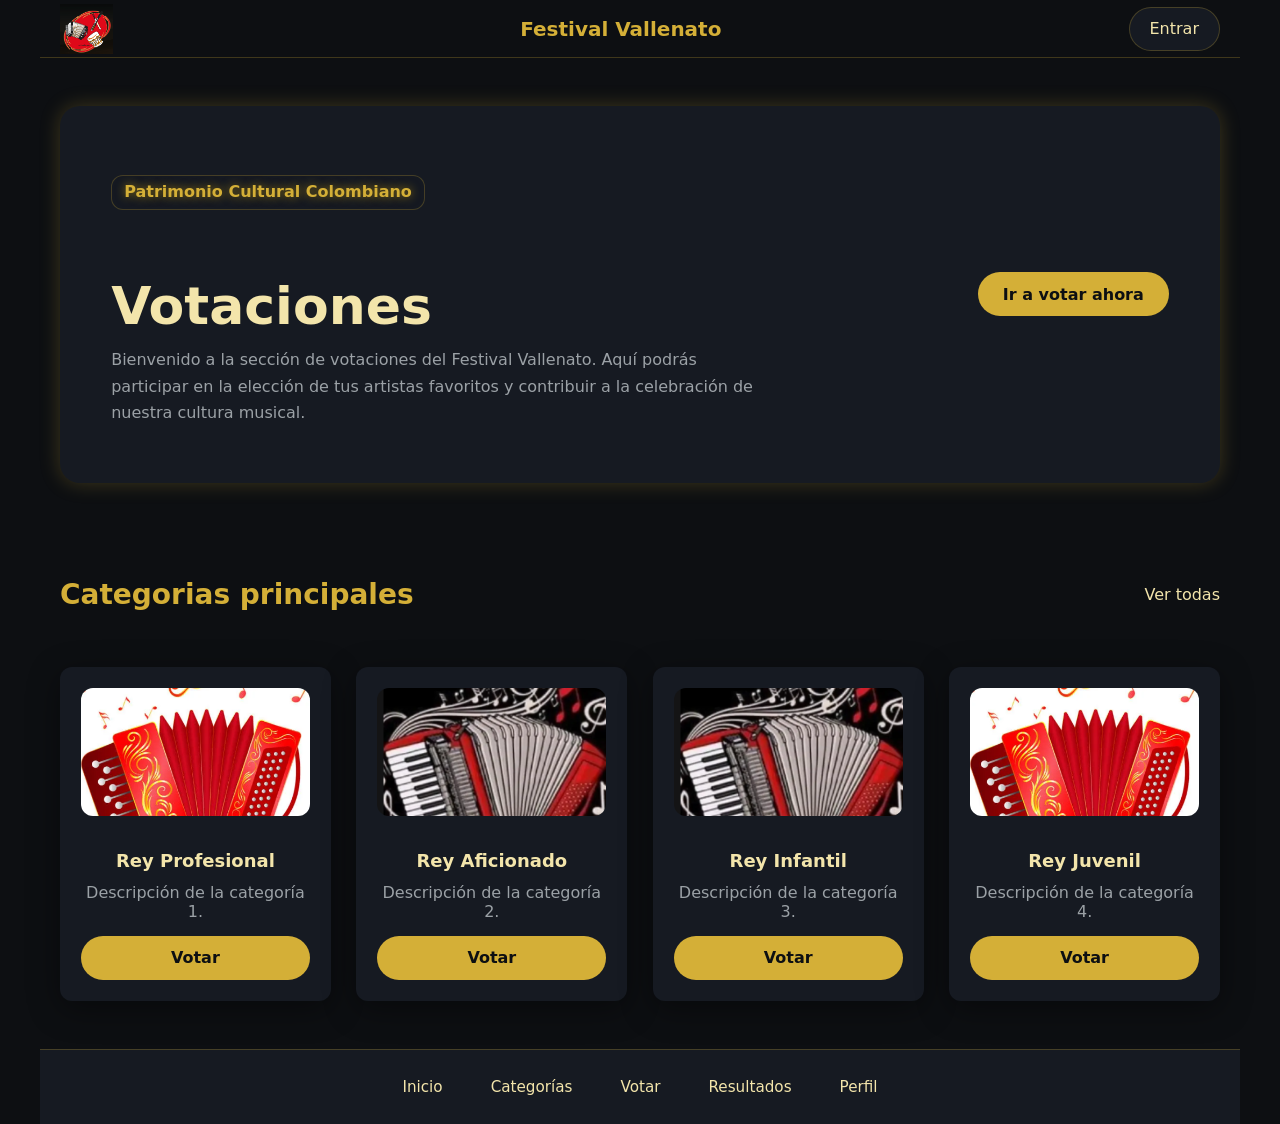
<file: templates/index.html>
<!DOCTYPE html>
<html lang="en">
<head>
    <meta charset="UTF-8">
    <meta name="viewport" content="width=device-width, initial-scale=1.0">
    <title>Votaciones</title>
    <link rel="stylesheet" href="/Styles.css">
</head>
<body>
    <div class="container">
        <header class="header-var">
            <div class="logo">
                <img src="/img/logo.png" alt="Logo">
            </div>
            <div class="header-title">
                <h2>Festival Vallenato</h2>
            </div>
            <div class="login-button">
                <a href="/templates/public/login.html">Entrar</a>
            </div>
        </header>
    
        <main class="main-content">
            <article class="voting-section">
                <h2>Patrimonio Cultural Colombiano</h2>  
                <h1>Votaciones</h1>
                <p>Bienvenido a la sección de votaciones del Festival Vallenato. Aquí podrás participar en la elección de tus artistas favoritos y contribuir a la celebración de nuestra cultura musical.</p>
                <div class="voting-button">
                    <a href="/templates/public/votaciones.html" class="btn">Ir a votar ahora</a>
                </div>
            </article>
    
            <section id="categories" class="categories-section">
                <header class="categories-header">
                    <h2>Categorias principales</h2>
                    <a href="/templates/public/categorias.html" >Ver todas</a>
                </header>
                
                <div class="categories-grid">
                    <article class="category-card card-1">
                        <img src="/img/music.png" alt="Música">
                        <div>
                            <h3>Rey Profesional</h3>
                            <p>Descripción de la categoría 1.</p>
                        </div>
                        <footer class="category-footer">
                            <a href="/templates/public/votaciones.html" class="btn">Votar</a>
                        </footer>
                    </article>
                    <article class="category-card card-2">
                        <img src="/img/music2.png" alt="Música">
                        <div>
                            <h3>Rey Aficionado</h3>
                            <p>Descripción de la categoría 2.</p>
                        </div>
                        <footer class="category-footer">
                            <a href="/templates/public/votaciones.html" class="btn">Votar</a>
                        </footer>
                    </article>
                    <article class="category-card card-3">
                        <img src="/img/music2.png" alt="Música">
                        <div>
                            <h3>Rey Infantil</h3>
                            <p>Descripción de la categoría 3.</p>
                        </div>
                        <footer class="category-footer">
                            <a href="/templates/public/votaciones.html" class="btn">Votar</a>
                        </footer>
                    </article>
                    <article class="category-card card-4">
                        <img src="/img/music.png" alt="Música">
                        <div>
                            <h3>Rey Juvenil</h3>
                            <p>Descripción de la categoría 4.</p>
                        </div>
                        <footer class="category-footer">
                            <a href="/templates/public/votaciones.html" class="btn">Votar</a>
                        </footer>
                    </article>
                </div>
            </section>    
            
        </main> 
    
        <footer class="footer-var">
            <header class="footer-header">
                <div class="footer-content">
                    <nav class="footer-nav">
                        <ul class="footer-menu">
                            <li class="footer-item"><a href="/templates/index.html">Inicio</a></li>
                            <li class="footer-item"><a href="/templates/public/categorias.html">Categorías</a></li>
                            <li class="footer-item"><a href="/templates/public/votaciones.html">Votar</a></li>
                            <li class="footer-item"><a href="/templates/public/resultados.html">Resultados</a></li>
                            <li class="footer-item"><a href="/templates/public/perfil.html">Perfil</a></li>
                        </ul>
                    </nav>
                </div>
            </header>
        </footer>
    </div>
</body>
</html>
</file>
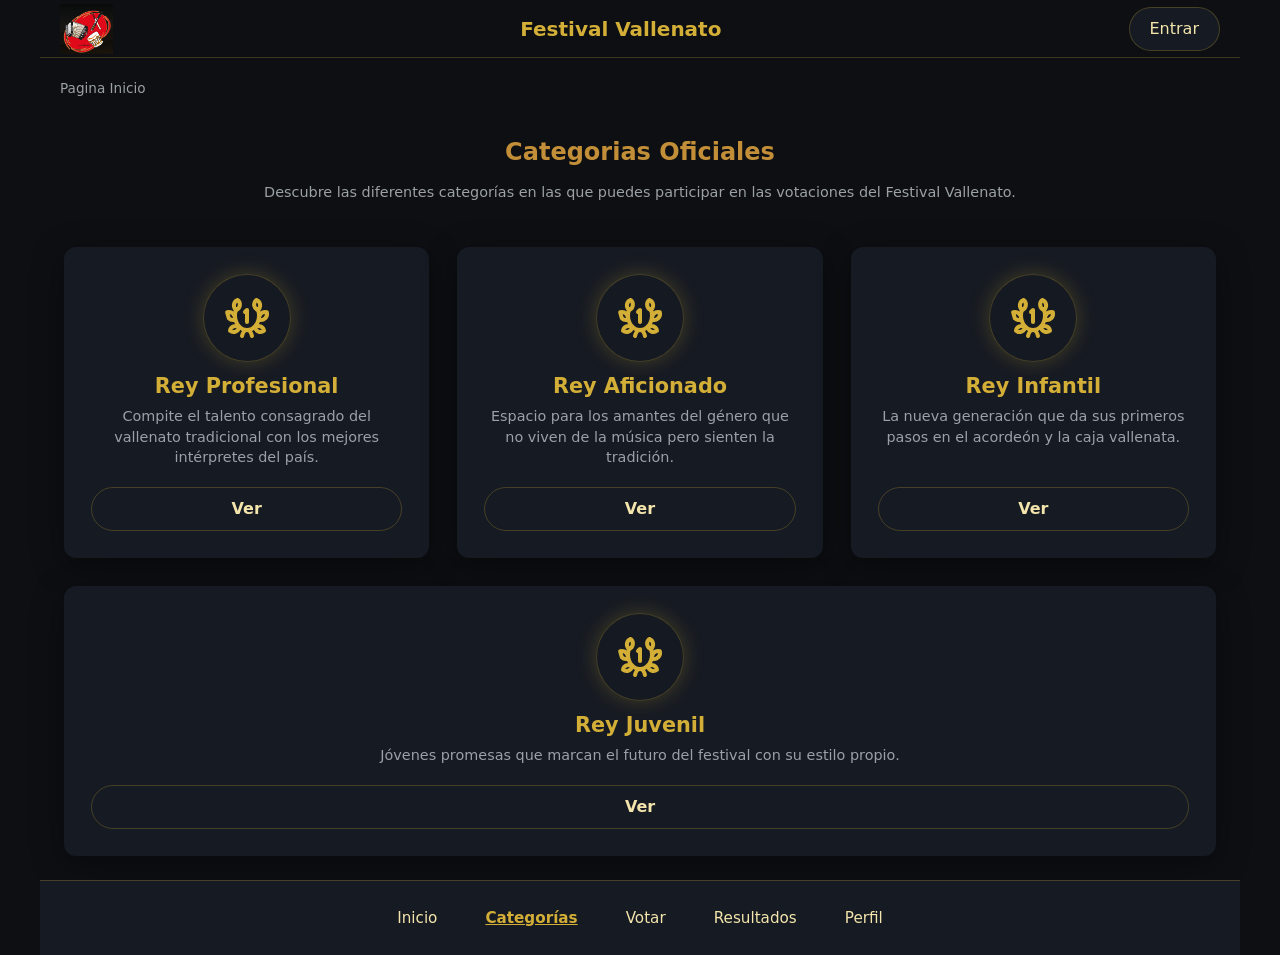
<file: templates/public/categorias.html>
<!DOCTYPE html>
<html lang="en">
<head>
    <meta charset="UTF-8">
    <meta name="viewport" content="width=device-width, initial-scale=1.0">
    <title>Categorías - Festival Vallenato</title>
    <link rel="stylesheet" href="/Styles.css">
</head>
<body>

    <div class="container">
        <header class="header-var">
            <div class="logo">
                <a href="/templates/index.html"><img src="/img/logo.png" alt="Logo"></a>
            </div>
            <div class="header-title">
                <h2>Festival Vallenato</h2>
            </div>
            <div class="login-button">
                <a href="/templates/public/login.html">Entrar</a>
            </div>
        </header>

        <div class="categorias-container">
            <nav class="volver-atras">
                <a href="/templates/index.html">
                    <span>Pagina Inicio</span>
                </a>
            </nav>

            <header class="categorias-header">
                <h1>Categorias Oficiales</h1>
                <p>Descubre las diferentes categorías en las que puedes participar en las votaciones del Festival Vallenato.</p>
            </header>
            <div class="categorias-wrapper">

                <article class="tarjeta-categoria">
                    <div aria-hidden="true">
                        <svg xmlns="http://www.w3.org/2000/svg" width="48" height="48" viewBox="0 0 24 24" fill="none" stroke="currentColor" stroke-width="2" stroke-linecap="round" stroke-linejoin="round" class="icon icon-tabler icons-tabler-outline icon-tabler-laurel-wreath-1"><path stroke="none" d="M0 0h24v24H0z" fill="none" /><path d="M6.436 8a8.6 8.6 0 0 0 -.436 2.727c0 4.017 2.686 7.273 6 7.273s6 -3.256 6 -7.273a8.6 8.6 0 0 0 -.436 -2.727" /><path d="M14.5 21s-.682 -3 -2.5 -3s-2.5 3 -2.5 3" /><path d="M18.52 5.23c.292 1.666 -1.02 2.77 -1.02 2.77s-1.603 -.563 -1.895 -2.23c-.292 -1.666 1.02 -2.77 1.02 -2.77s1.603 .563 1.895 2.23" /><path d="M21.094 12.14c-1.281 1.266 -3.016 .76 -3.016 .76s-.454 -1.772 .828 -3.04c1.28 -1.266 3.016 -.76 3.016 -.76s.454 1.772 -.828 3.04" /><path d="M17.734 18.826c-1.5 -.575 -1.734 -2.19 -1.734 -2.19s1.267 -1.038 2.767 -.462c1.5 .575 1.733 2.19 1.733 2.19s-1.267 1.038 -2.767 .462" /><path d="M6.267 18.826c1.5 -.575 1.733 -2.19 1.733 -2.19s-1.267 -1.038 -2.767 -.462c-1.5 .575 -1.733 2.19 -1.733 2.19s1.267 1.038 2.767 .462" /><path d="M2.906 12.14c1.281 1.266 3.016 .76 3.016 .76s.454 -1.772 -.828 -3.04c-1.281 -1.265 -3.016 -.76 -3.016 -.76s.454 1.772 .828 3.04" /><path d="M5.48 5.23c-.292 1.666 1.02 2.77 1.02 2.77s1.603 -.563 1.895 -2.23c.292 -1.666 -1.02 -2.77 -1.02 -2.77s-1.603 .563 -1.895 2.23" /><path d="M11 9l1 -1v6" /></svg>
                    </div>
                    <header class="card-header">
                        <h2>Rey Profesional</h2>
                        <p>Compite el talento consagrado del vallenato tradicional con los mejores intérpretes del país.</p>
                    </header>
                    <footer class="card-footer">
                        <a href="/templates/public/votaciones.html" class="btn">Ver</a>
                    </footer>
                </article>

                <article class="tarjeta-categoria">
                    <div aria-hidden="true">
                        <svg xmlns="http://www.w3.org/2000/svg" width="48" height="48" viewBox="0 0 24 24" fill="none" stroke="currentColor" stroke-width="2" stroke-linecap="round" stroke-linejoin="round" class="icon icon-tabler icons-tabler-outline icon-tabler-laurel-wreath-1"><path stroke="none" d="M0 0h24v24H0z" fill="none" /><path d="M6.436 8a8.6 8.6 0 0 0 -.436 2.727c0 4.017 2.686 7.273 6 7.273s6 -3.256 6 -7.273a8.6 8.6 0 0 0 -.436 -2.727" /><path d="M14.5 21s-.682 -3 -2.5 -3s-2.5 3 -2.5 3" /><path d="M18.52 5.23c.292 1.666 -1.02 2.77 -1.02 2.77s-1.603 -.563 -1.895 -2.23c-.292 -1.666 1.02 -2.77 1.02 -2.77s1.603 .563 1.895 2.23" /><path d="M21.094 12.14c-1.281 1.266 -3.016 .76 -3.016 .76s-.454 -1.772 .828 -3.04c1.28 -1.266 3.016 -.76 3.016 -.76s.454 1.772 -.828 3.04" /><path d="M17.734 18.826c-1.5 -.575 -1.734 -2.19 -1.734 -2.19s1.267 -1.038 2.767 -.462c1.5 .575 1.733 2.19 1.733 2.19s-1.267 1.038 -2.767 .462" /><path d="M6.267 18.826c1.5 -.575 1.733 -2.19 1.733 -2.19s-1.267 -1.038 -2.767 -.462c-1.5 .575 -1.733 2.19 -1.733 2.19s1.267 1.038 2.767 .462" /><path d="M2.906 12.14c1.281 1.266 3.016 .76 3.016 .76s.454 -1.772 -.828 -3.04c-1.281 -1.265 -3.016 -.76 -3.016 -.76s.454 1.772 .828 3.04" /><path d="M5.48 5.23c-.292 1.666 1.02 2.77 1.02 2.77s1.603 -.563 1.895 -2.23c.292 -1.666 -1.02 -2.77 -1.02 -2.77s-1.603 .563 -1.895 2.23" /><path d="M11 9l1 -1v6" /></svg>
                    </div>
                    <header class="card-header">
                        <h2>Rey Aficionado</h2>
                        <p>Espacio para los amantes del género que no viven de la música pero sienten la tradición.</p>
                    </header>
                    <footer class="card-footer">
                        <a href="/templates/public/votaciones.html" class="btn">Ver</a>
                    </footer>
                </article>

                <article class="tarjeta-categoria">
                    <div aria-hidden="true">
                        <svg xmlns="http://www.w3.org/2000/svg" width="48" height="48" viewBox="0 0 24 24" fill="none" stroke="currentColor" stroke-width="2" stroke-linecap="round" stroke-linejoin="round" class="icon icon-tabler icons-tabler-outline icon-tabler-laurel-wreath-1"><path stroke="none" d="M0 0h24v24H0z" fill="none" /><path d="M6.436 8a8.6 8.6 0 0 0 -.436 2.727c0 4.017 2.686 7.273 6 7.273s6 -3.256 6 -7.273a8.6 8.6 0 0 0 -.436 -2.727" /><path d="M14.5 21s-.682 -3 -2.5 -3s-2.5 3 -2.5 3" /><path d="M18.52 5.23c.292 1.666 -1.02 2.77 -1.02 2.77s-1.603 -.563 -1.895 -2.23c-.292 -1.666 1.02 -2.77 1.02 -2.77s1.603 .563 1.895 2.23" /><path d="M21.094 12.14c-1.281 1.266 -3.016 .76 -3.016 .76s-.454 -1.772 .828 -3.04c1.28 -1.266 3.016 -.76 3.016 -.76s.454 1.772 -.828 3.04" /><path d="M17.734 18.826c-1.5 -.575 -1.734 -2.19 -1.734 -2.19s1.267 -1.038 2.767 -.462c1.5 .575 1.733 2.19 1.733 2.19s-1.267 1.038 -2.767 .462" /><path d="M6.267 18.826c1.5 -.575 1.733 -2.19 1.733 -2.19s-1.267 -1.038 -2.767 -.462c-1.5 .575 -1.733 2.19 -1.733 2.19s1.267 1.038 2.767 .462" /><path d="M2.906 12.14c1.281 1.266 3.016 .76 3.016 .76s.454 -1.772 -.828 -3.04c-1.281 -1.265 -3.016 -.76 -3.016 -.76s.454 1.772 .828 3.04" /><path d="M5.48 5.23c-.292 1.666 1.02 2.77 1.02 2.77s1.603 -.563 1.895 -2.23c.292 -1.666 -1.02 -2.77 -1.02 -2.77s-1.603 .563 -1.895 2.23" /><path d="M11 9l1 -1v6" /></svg>
                    </div>
                    <header class="card-header">
                        <h2>Rey Infantil</h2>
                        <p>La nueva generación que da sus primeros pasos en el acordeón y la caja vallenata.</p>
                    </header>
                    <footer class="card-footer">
                        <a href="/templates/public/votaciones.html" class="btn">Ver</a>
                    </footer>
                </article>

                <article class="tarjeta-categoria">
                    <div aria-hidden="true">
                        <svg xmlns="http://www.w3.org/2000/svg" width="48" height="48" viewBox="0 0 24 24" fill="none" stroke="currentColor" stroke-width="2" stroke-linecap="round" stroke-linejoin="round" class="icon icon-tabler icons-tabler-outline icon-tabler-laurel-wreath-1"><path stroke="none" d="M0 0h24v24H0z" fill="none" /><path d="M6.436 8a8.6 8.6 0 0 0 -.436 2.727c0 4.017 2.686 7.273 6 7.273s6 -3.256 6 -7.273a8.6 8.6 0 0 0 -.436 -2.727" /><path d="M14.5 21s-.682 -3 -2.5 -3s-2.5 3 -2.5 3" /><path d="M18.52 5.23c.292 1.666 -1.02 2.77 -1.02 2.77s-1.603 -.563 -1.895 -2.23c-.292 -1.666 1.02 -2.77 1.02 -2.77s1.603 .563 1.895 2.23" /><path d="M21.094 12.14c-1.281 1.266 -3.016 .76 -3.016 .76s-.454 -1.772 .828 -3.04c1.28 -1.266 3.016 -.76 3.016 -.76s.454 1.772 -.828 3.04" /><path d="M17.734 18.826c-1.5 -.575 -1.734 -2.19 -1.734 -2.19s1.267 -1.038 2.767 -.462c1.5 .575 1.733 2.19 1.733 2.19s-1.267 1.038 -2.767 .462" /><path d="M6.267 18.826c1.5 -.575 1.733 -2.19 1.733 -2.19s-1.267 -1.038 -2.767 -.462c-1.5 .575 -1.733 2.19 -1.733 2.19s1.267 1.038 2.767 .462" /><path d="M2.906 12.14c1.281 1.266 3.016 .76 3.016 .76s.454 -1.772 -.828 -3.04c-1.281 -1.265 -3.016 -.76 -3.016 -.76s.454 1.772 .828 3.04" /><path d="M5.48 5.23c-.292 1.666 1.02 2.77 1.02 2.77s1.603 -.563 1.895 -2.23c.292 -1.666 -1.02 -2.77 -1.02 -2.77s-1.603 .563 -1.895 2.23" /><path d="M11 9l1 -1v6" /></svg>
                    </div>
                    <header class="card-header">
                        <h2>Rey Juvenil</h2>
                        <p>Jóvenes promesas que marcan el futuro del festival con su estilo propio.</p>
                    </header>
                    <footer class="card-footer">
                        <a href="/templates/public/votaciones.html" class="btn">Ver</a>
                    </footer>
                </article>

            </div>

        </div>

        <footer class="footer-var">
            <header class="footer-header">
                <div class="footer-content">
                    <nav class="footer-nav">
                        <ul class="footer-menu">
                            <li class="footer-item"><a href="/templates/index.html">Inicio</a></li>
                            <li class="footer-item footer-item-activo"><a href="/templates/public/categorias.html">Categorías</a></li>
                            <li class="footer-item"><a href="/templates/public/votaciones.html">Votar</a></li>
                            <li class="footer-item"><a href="/templates/public/resultados.html">Resultados</a></li>
                            <li class="footer-item"><a href="/templates/public/perfil.html">Perfil</a></li>
                        </ul>
                    </nav>
                </div>
            </header>
        </footer>
    </div>

</body>
</html>
</file>
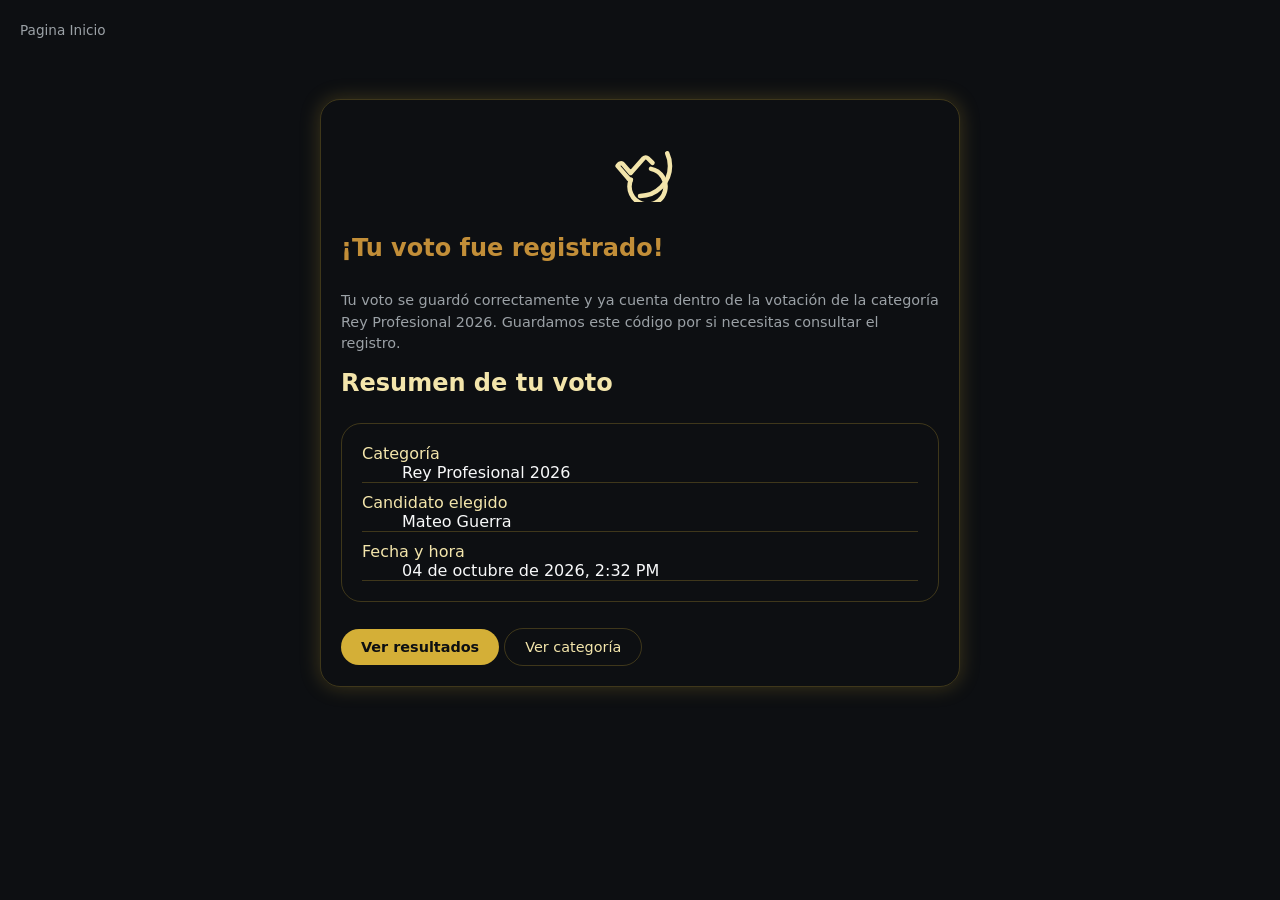
<file: templates/public/confirmacion-voto.html>
<!DOCTYPE html>
<html lang="en">
<head>
    <meta charset="UTF-8">
    <meta name="viewport" content="width=device-width, initial-scale=1.0">
    <link rel="stylesheet" href="/Styles.css">
</head>
<body>
    <nav class="volver-atras">
        <a href="/templates/index.html">
            <span>Pagina Inicio</span>
        </a>
    </nav>
    <section class="confirmacion-section">

       <article class="confirmacion-card">
           <div class="confirmacion-icono">
               <svg xmlns="http://www.w3.org/2000/svg" width="72" height="72" viewBox="0 0 24 24" fill="none" stroke="currentColor" stroke-width="1.5" stroke-linecap="round" stroke-linejoin="round" class="icon icon-tabler icons-tabler-outline icon-tabler-circle-check"><path stroke="none" d="M0 0h24v24H0z" fill="none" /><path d="M12 22c5.523 0 10 -4.477 10 -10c0 -1.526 -.331 -2.969 -.937 -4.248" /><path d="M8.953 16.585a1 1 0 0 1 -.953 -.585l-3.507 -4.034l.485 -.529a1 1 0 0 1 .547 -.306a1 1 0 0 1 .579 .082l.133 .072l2.647 3.033l4.32 -4.893a1 1 0 0 1 1.414 0l1.557 1.557" /><path d="M8.953 16.585a6 6 0 1 0 6.712 -3.631" /></svg>
           </div>           <header class="confirmacion-header">
               <h1>¡Tu voto fue registrado!</h1>
               <p>Tu voto se guardó correctamente y ya cuenta dentro de la votación de la categoría Rey Profesional 2026. Guardamos este código por si necesitas consultar el registro.</p>
           </header>
           
           <div class="confirmacion-resumen">
            
               <h2>Resumen de tu voto</h2>
               <dl class="resumen-lista">
                   <div class="resumen-fila">
                       <dt>Categoría</dt>
                       <dd>Rey Profesional 2026</dd>
                   </div>
                   <div class="resumen-fila">
                       <dt>Candidato elegido</dt>
                       <dd class="resumen-candidato">Mateo Guerra</dd>
                   </div>
                   <div class="resumen-fila">
                       <dt>Fecha y hora</dt>
                       <dd>04 de octubre de 2026, 2:32 PM</dd>
                   </div>
               </dl>
           </div>

           <footer>
               <a href="/templates/public/resultados.html" class="btn-votar">Ver resultados</a>
               <a href="/templates/public/categorias.html" class="btn-secundario">Ver categoría</a>
           </footer>
       </article>
    
</body>
</html>
</file>
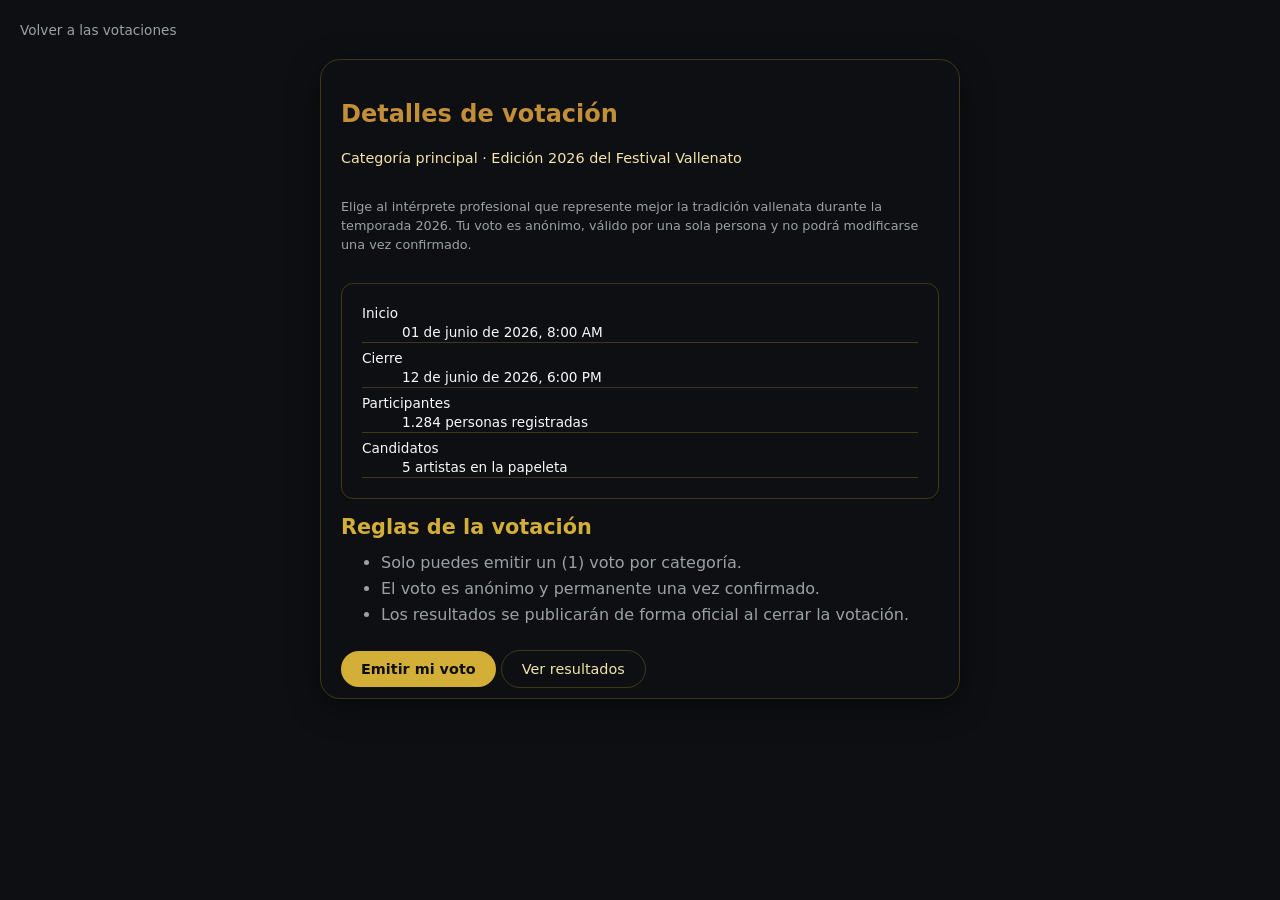
<file: templates/public/detalles-votacion.html>
<!DOCTYPE html>
<html lang="en">
<head>
    <meta charset="UTF-8">
    <meta name="viewport" content="width=device-width, initial-scale=1.0">
    <link rel="stylesheet" href="/Styles.css">
</head>
<body>

    <nav class="volver-atras">
        <a href="/templates/public/votaciones.html">
            <span>Volver a las votaciones</span>
        </a>
    </nav>
    <div class="detalles-content">

        <article class="detalles-article">
            <header class="detalles-header">
                <h1>Detalles de votación</h1>
                <p>Categoría principal · Edición 2026 del Festival Vallenato</p>
            </header>

            <p class="detalles-description">Elige al intérprete profesional que represente mejor la tradición vallenata durante la temporada 2026. Tu voto es anónimo, válido por una sola persona y no podrá modificarse una vez confirmado.</p>

            <dl class="detalle-info">
                <div class="detalle-dato">
                    <dt>Inicio</dt>
                    <dd>01 de junio de 2026, 8:00 AM</dd>
                </div>
                <div class="detalle-dato">
                    <dt>Cierre</dt>
                    <dd>12 de junio de 2026, 6:00 PM</dd>
                </div>
                <div class="detalle-dato">
                    <dt>Participantes</dt>
                    <dd>1.284 personas registradas</dd>
                </div>
                <div class="detalle-dato">
                    <dt>Candidatos</dt>
                    <dd>5 artistas en la papeleta</dd>
                </div>
            </dl>

            <section class="detalle-reglas">
                    <h2>Reglas de la votación</h2>
                    <ul>
                        <li>Solo puedes emitir un (1) voto por categoría.</li>
                        <li>El voto es anónimo y permanente una vez confirmado.</li>
                        <li>Los resultados se publicarán de forma oficial al cerrar la votación.</li>
                    </ul>
                </section>

                <footer class="detalle-acciones">
                    <a href="votar.html" class="btn-votar">Emitir mi voto</a>
                    <a href="resultados.html" class="btn-secundario">Ver resultados</a>
                </footer>


            
        </article>
        
        
    </div>
    
</body>
</html>
</file>
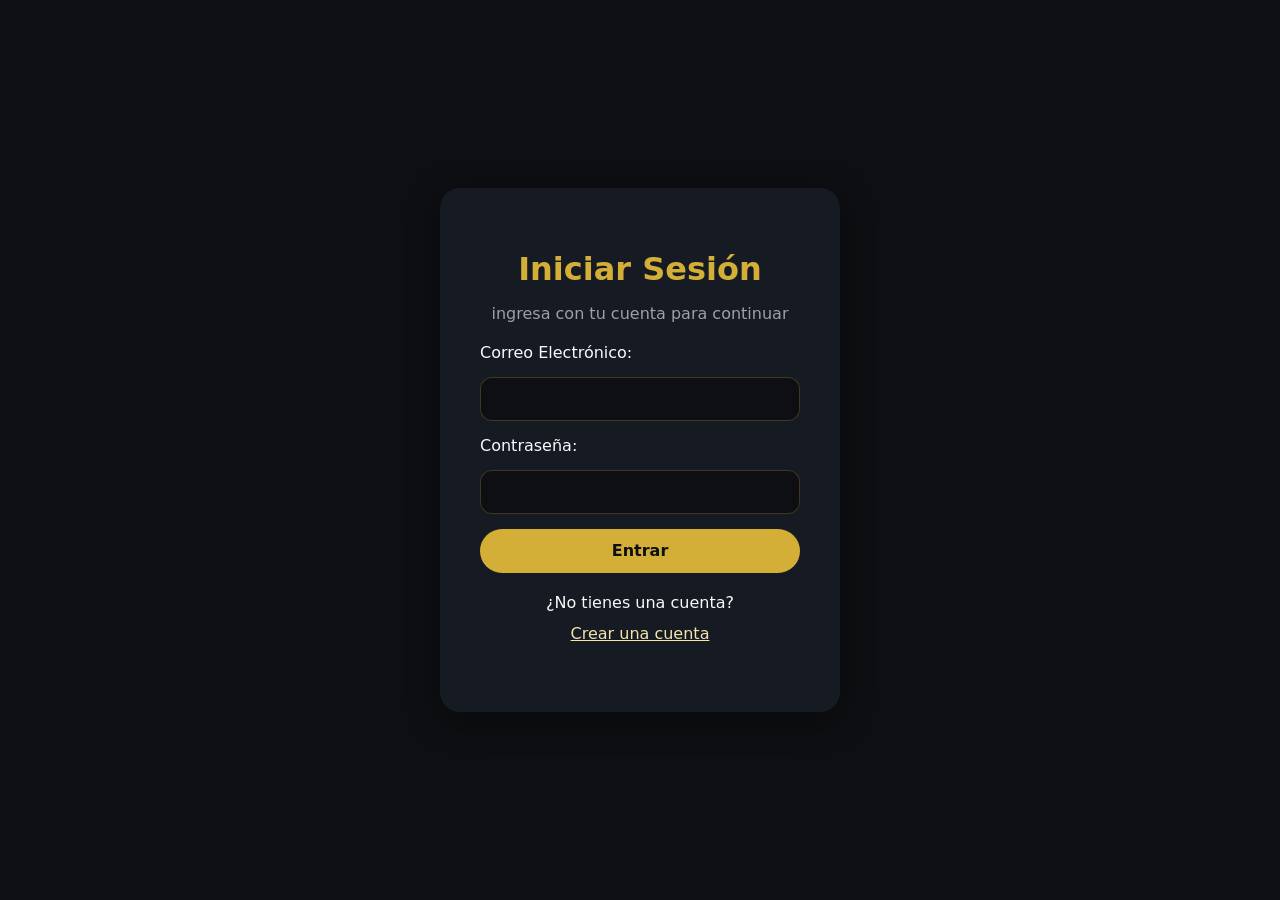
<file: templates/public/login.html>
<!DOCTYPE html>
<html lang="en">
<head>
    <meta charset="UTF-8">
    <meta name="viewport" content="width=device-width, initial-scale=1.0">
    <link rel="stylesheet" href="/Styles.css">
</head>
<body>
    <div class="login-container">
        <form class="login-form" action="login.php" method="POST">
            <header class="login-header">
                <h1>Iniciar Sesión</h1>
                <p>ingresa con tu cuenta para continuar</p>
            </header>
            <div class="login-fields">
                <label for="username">Correo Electrónico:</label>
                <input class="form-control" type="email" id="username" name="username"   required>
                
                <label for="password">Contraseña:</label>
                <input class="form-control" type="password" id="password" name="password"    required>
                
                <input type="submit" value="Entrar">
            </div>
            <div Class="login-footer">
                <p>¿No tienes una cuenta? <a href="registro.html">Crear una cuenta</a></p>
            </div>
        </form>
    </div>
    
</body>
</html>
</file>
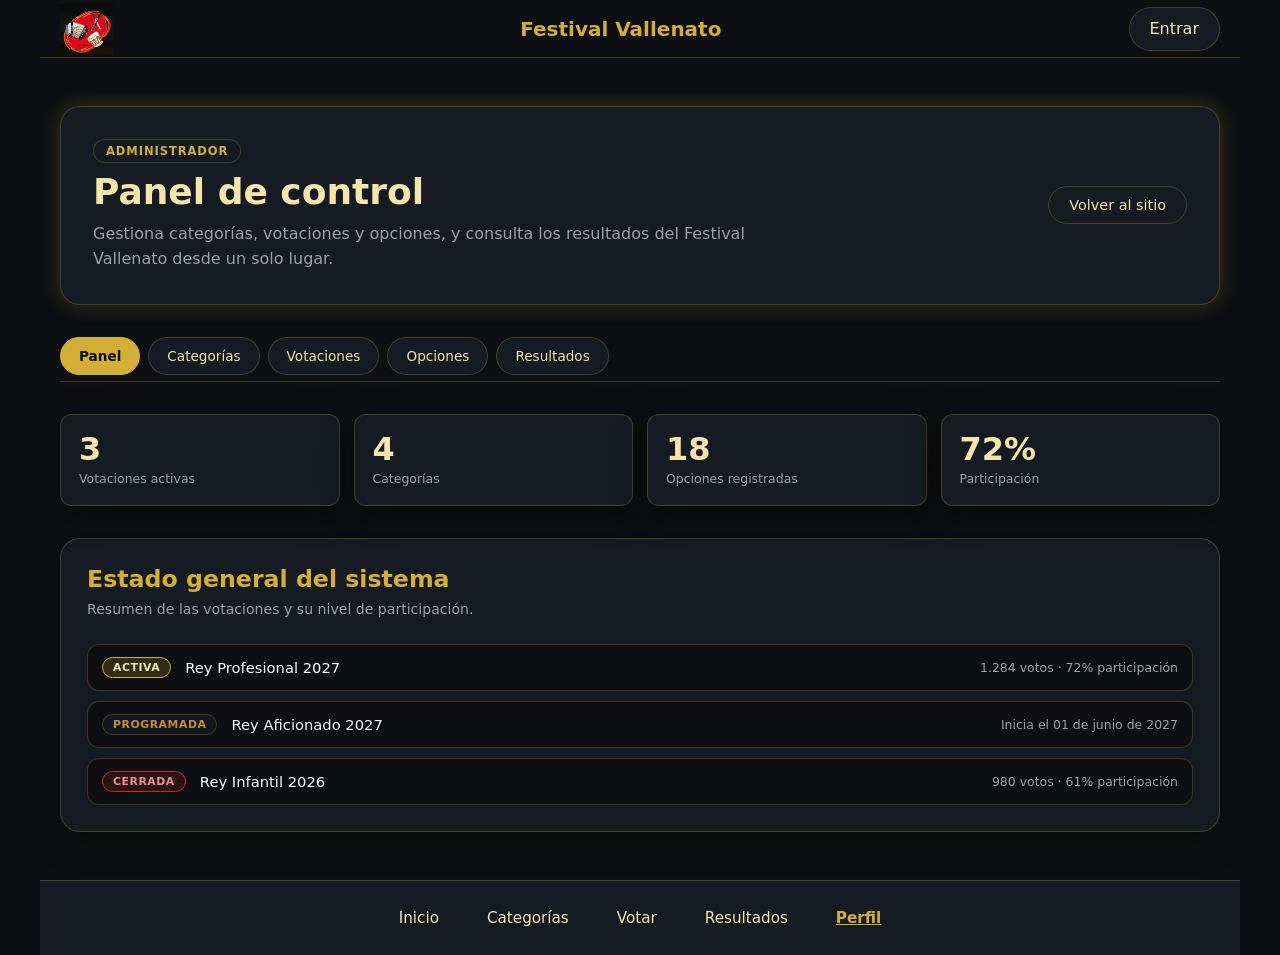
<file: templates/public/perfil.html>
<!DOCTYPE html>
<html lang="en">
<head>
    <meta charset="UTF-8">
    <meta name="viewport" content="width=device-width, initial-scale=1.0">
    <title>Panel de administrador</title>
    <link rel="stylesheet" href="/Styles.css">
</head>
<body>
    <div class="container">
        <header class="header-var">
            <div class="logo">
                <a href="/templates/index.html"><img src="/img/logo.png" alt="Logo"></a>
            </div>
            <div class="header-title">
                <h2>Festival Vallenato</h2>
            </div>
            <div class="login-button">
                <a href="/templates/public/login.html">Entrar</a>
            </div>
        </header>

        <main class="main-content admin-main">
            <section class="admin-hero">
                <div class="admin-hero-texto">
                    <span class="admin-badge">Administrador</span>
                    <h1>Panel de control</h1>
                    <p>Gestiona categorías, votaciones y opciones, y consulta los resultados del Festival Vallenato desde un solo lugar.</p>
                </div>
                <a href="/templates/index.html" class="btn-secundario">Volver al sitio</a>
            </section>

            <nav class="admin-tabs" role="tablist" aria-label="Secciones del panel de administrador">
                <button class="admin-tab activo" type="button" role="tab" aria-selected="true" data-tab="panel">Panel</button>
                <button class="admin-tab" type="button" role="tab" aria-selected="false" data-tab="categorias">Categorías</button>
                <button class="admin-tab" type="button" role="tab" aria-selected="false" data-tab="votaciones">Votaciones</button>
                <button class="admin-tab" type="button" role="tab" aria-selected="false" data-tab="opciones">Opciones</button>
                <button class="admin-tab" type="button" role="tab" aria-selected="false" data-tab="resultados">Resultados</button>
            </nav>

            <!-- ============ PANEL PRINCIPAL ============ -->
            <section id="tab-panel" class="admin-panel-tab activo" role="tabpanel" aria-label="Panel principal">
                <div class="admin-kpis">
                    <article class="admin-kpi">
                        <span class="admin-kpi-valor">3</span>
                        <span class="admin-kpi-etiqueta">Votaciones activas</span>
                    </article>
                    <article class="admin-kpi">
                        <span class="admin-kpi-valor">4</span>
                        <span class="admin-kpi-etiqueta">Categorías</span>
                    </article>
                    <article class="admin-kpi">
                        <span class="admin-kpi-valor">18</span>
                        <span class="admin-kpi-etiqueta">Opciones registradas</span>
                    </article>
                    <article class="admin-kpi">
                        <span class="admin-kpi-valor">72%</span>
                        <span class="admin-kpi-etiqueta">Participación</span>
                    </article>
                </div>

                <section class="admin-bloque">
                    <header class="admin-section-head">
                        <div>
                            <h2>Estado general del sistema</h2>
                            <p>Resumen de las votaciones y su nivel de participación.</p>
                        </div>
                    </header>
                    <ul class="admin-resumen">
                        <li class="admin-resumen-fila">
                            <span class="admin-estado admin-estado-activa">Activa</span>
                            <span class="admin-resumen-nombre">Rey Profesional 2027</span>
                            <span class="admin-resumen-dato">1.284 votos · 72% participación</span>
                        </li>
                        <li class="admin-resumen-fila">
                            <span class="admin-estado admin-estado-programada">Programada</span>
                            <span class="admin-resumen-nombre">Rey Aficionado 2027</span>
                            <span class="admin-resumen-dato">Inicia el 01 de junio de 2027</span>
                        </li>
                        <li class="admin-resumen-fila">
                            <span class="admin-estado admin-estado-cerrada">Cerrada</span>
                            <span class="admin-resumen-nombre">Rey Infantil 2026</span>
                            <span class="admin-resumen-dato">980 votos · 61% participación</span>
                        </li>
                    </ul>
                </section>
            </section>

            <!-- ============ GESTIÓN DE CATEGORÍAS ============ -->
            <section id="tab-categorias" class="admin-panel-tab" role="tabpanel" aria-label="Gestión de categorías" hidden>
                <header class="admin-section-head">
                    <div>
                        <h2>Gestión de categorías</h2>
                        <p>Crea, edita y elimina las categorías de votación del festival.</p>
                    </div>
                    <button class="btn" type="button" data-abrir="modal-categoria">Crear categoría</button>
                </header>

                <ul class="admin-lista admin-lista-categorias">
                    <li class="admin-item">
                        <div class="admin-item-info">
                            <h3>Rey Profesional</h3>
                            <p>Intérpretes profesionales que representan la tradición vallenata.</p>
                            <span class="admin-chip">2 votaciones</span>
                        </div>
                        <div class="admin-acciones">
                            <button class="btn-secundario admin-btn-sm" type="button" data-abrir="modal-categoria">Editar</button>
                            <button class="admin-btn-peligro admin-btn-sm" type="button" data-eliminar data-nombre="Rey Profesional">Eliminar</button>
                        </div>
                    </li>
                    <li class="admin-item">
                        <div class="admin-item-info">
                            <h3>Rey Aficionado</h3>
                            <p>Participantes aficionados de todo el país.</p>
                            <span class="admin-chip">1 votación</span>
                        </div>
                        <div class="admin-acciones">
                            <button class="btn-secundario admin-btn-sm" type="button" data-abrir="modal-categoria">Editar</button>
                            <button class="admin-btn-peligro admin-btn-sm" type="button" data-eliminar data-nombre="Rey Aficionado">Eliminar</button>
                        </div>
                    </li>
                    <li class="admin-item">
                        <div class="admin-item-info">
                            <h3>Rey Infantil</h3>
                            <p>Niños y niñas que inician en la música vallenata.</p>
                            <span class="admin-chip">1 votación</span>
                        </div>
                        <div class="admin-acciones">
                            <button class="btn-secundario admin-btn-sm" type="button" data-abrir="modal-categoria">Editar</button>
                            <button class="admin-btn-peligro admin-btn-sm" type="button" data-eliminar data-nombre="Rey Infantil">Eliminar</button>
                        </div>
                    </li>
                    <li class="admin-item">
                        <div class="admin-item-info">
                            <h3>Rey Juvenil</h3>
                            <p>Jóvenes talentos de la nueva generación vallenata.</p>
                            <span class="admin-chip">0 votaciones</span>
                        </div>
                        <div class="admin-acciones">
                            <button class="btn-secundario admin-btn-sm" type="button" data-abrir="modal-categoria">Editar</button>
                            <button class="admin-btn-peligro admin-btn-sm" type="button" data-eliminar data-nombre="Rey Juvenil">Eliminar</button>
                        </div>
                    </li>
                </ul>
                <div class="admin-empty" hidden>
                    <p>No hay categorías registradas todavía.</p>
                    <button class="btn" type="button" data-abrir="modal-categoria">Crear la primera categoría</button>
                </div>
            </section>

            <!-- ============ GESTIÓN DE VOTACIONES ============ -->
            <section id="tab-votaciones" class="admin-panel-tab" role="tabpanel" aria-label="Gestión de votaciones" hidden>
                <header class="admin-section-head">
                    <div>
                        <h2>Gestión de votaciones</h2>
                        <p>Programa, activa, cierra y edita las votaciones de cada categoría.</p>
                    </div>
                    <button class="btn" type="button" data-abrir="modal-votacion">Crear votación</button>
                </header>

                <ul class="admin-lista admin-lista-votaciones">
                    <li class="admin-item">
                        <div class="admin-item-info">
                            <div class="admin-item-titulo">
                                <h3>Rey Profesional 2027</h3>
                                <span class="admin-estado admin-estado-activa">Activa</span>
                            </div>
                            <p>Elige el intérprete profesional que mejor representa la tradición vallenata.</p>
                            <span class="admin-chip">Categoría: Rey Profesional</span>
                            <span class="admin-chip">Cierra el 12 de junio de 2027</span>
                        </div>
                        <div class="admin-acciones">
                            <button class="btn-secundario admin-btn-sm" type="button" data-abrir="modal-votacion">Editar</button>
                            <button class="btn-secundario admin-btn-sm" type="button" data-estado="Cerrada">Cerrar</button>
                            <button class="admin-btn-peligro admin-btn-sm" type="button" data-eliminar data-nombre="Rey Profesional 2027">Eliminar</button>
                        </div>
                    </li>
                    <li class="admin-item">
                        <div class="admin-item-info">
                            <div class="admin-item-titulo">
                                <h3>Rey Aficionado 2027</h3>
                                <span class="admin-estado admin-estado-programada">Programada</span>
                            </div>
                            <p>Votación para aficionados inscritos en la edición 2027.</p>
                            <span class="admin-chip">Categoría: Rey Aficionado</span>
                            <span class="admin-chip">Inicia el 01 de junio de 2027</span>
                        </div>
                        <div class="admin-acciones">
                            <button class="btn-secundario admin-btn-sm" type="button" data-abrir="modal-votacion">Editar</button>
                            <button class="btn-secundario admin-btn-sm" type="button" data-estado="Activa">Activar</button>
                            <button class="admin-btn-peligro admin-btn-sm" type="button" data-eliminar data-nombre="Rey Aficionado 2027">Eliminar</button>
                        </div>
                    </li>
                    <li class="admin-item">
                        <div class="admin-item-info">
                            <div class="admin-item-titulo">
                                <h3>Rey Infantil 2026</h3>
                                <span class="admin-estado admin-estado-cerrada">Cerrada</span>
                            </div>
                            <p>Votación finalizada para la categoría infantil.</p>
                            <span class="admin-chip">Categoría: Rey Infantil</span>
                            <span class="admin-chip">Cerró el 12 de junio de 2026</span>
                        </div>
                        <div class="admin-acciones">
                            <button class="btn-secundario admin-btn-sm" type="button" data-abrir="modal-votacion">Editar</button>
                            <button class="btn-secundario admin-btn-sm" type="button" data-estado="Programada">Programar</button>
                            <button class="admin-btn-peligro admin-btn-sm" type="button" data-eliminar data-nombre="Rey Infantil 2026">Eliminar</button>
                        </div>
                    </li>
                </ul>
                <div class="admin-empty" hidden>
                    <p>No hay votaciones creadas todavía.</p>
                    <button class="btn" type="button" data-abrir="modal-votacion">Crear la primera votación</button>
                </div>
            </section>

            <!-- ============ GESTIÓN DE OPCIONES ============ -->
            <section id="tab-opciones" class="admin-panel-tab" role="tabpanel" aria-label="Gestión de opciones" hidden>
                <header class="admin-section-head">
                    <div>
                        <h2>Gestión de opciones</h2>
                        <p>Administra las opciones (candidatos) disponibles dentro de cada votación.</p>
                    </div>
                </header>

                <div class="admin-selector">
                    <label for="opciones-votacion">Votación</label>
                    <select class="form-control admin-select" id="opciones-votacion">
                        <option selected>Rey Profesional 2027</option>
                        <option>Rey Aficionado 2027</option>
                        <option>Rey Infantil 2026</option>
                    </select>
                    <button class="btn" type="button" data-abrir="modal-opcion">Añadir opción</button>
                </div>

                <ul class="admin-lista admin-lista-opciones">
                    <li class="admin-item">
                        <img class="admin-item-foto" src="/img/music.png" alt="Foto de Mateo Guerrero">
                        <div class="admin-item-info">
                            <h3>Mateo Guerrero</h3>
                            <p>Vallenato moderno · Marimba</p>
                        </div>
                        <div class="admin-acciones">
                            <button class="btn-secundario admin-btn-sm" type="button" data-abrir="modal-opcion">Editar</button>
                            <button class="admin-btn-peligro admin-btn-sm" type="button" data-eliminar data-nombre="Mateo Guerrero">Eliminar</button>
                        </div>
                    </li>
                    <li class="admin-item">
                        <img class="admin-item-foto" src="/img/music2.png" alt="Foto de Felipe Andrajo">
                        <div class="admin-item-info">
                            <h3>Felipe Andrajo</h3>
                            <p>Vallenato clásico · Acordeón</p>
                        </div>
                        <div class="admin-acciones">
                            <button class="btn-secundario admin-btn-sm" type="button" data-abrir="modal-opcion">Editar</button>
                            <button class="admin-btn-peligro admin-btn-sm" type="button" data-eliminar data-nombre="Felipe Andrajo">Eliminar</button>
                        </div>
                    </li>
                    <li class="admin-item">
                        <img class="admin-item-foto" src="/img/music.png" alt="Foto de Samuel Quintero">
                        <div class="admin-item-info">
                            <h3>Samuel Quintero</h3>
                            <p>Vallenato tradicional · Caja vallenata</p>
                        </div>
                        <div class="admin-acciones">
                            <button class="btn-secundario admin-btn-sm" type="button" data-abrir="modal-opcion">Editar</button>
                            <button class="admin-btn-peligro admin-btn-sm" type="button" data-eliminar data-nombre="Samuel Quintero">Eliminar</button>
                        </div>
                    </li>
                </ul>
                <div class="admin-empty" hidden>
                    <p>Esta votación no tiene opciones registradas.</p>
                    <button class="btn" type="button" data-abrir="modal-opcion">Añadir la primera opción</button>
                </div>
            </section>

            <!-- ============ CONSULTA DE RESULTADOS ============ -->
            <section id="tab-resultados" class="admin-panel-tab" role="tabpanel" aria-label="Consulta de resultados" hidden>
                <header class="admin-section-head">
                    <div>
                        <h2>Consulta de resultados</h2>
                        <p>Revisa los totales por opción y el porcentaje de participación de cada votación.</p>
                    </div>
                </header>

                <div class="admin-selector">
                    <label for="resultados-votacion">Votación</label>
                    <select class="form-control admin-select" id="resultados-votacion">
                        <option selected>Rey Profesional 2027</option>
                        <option>Rey Aficionado 2027</option>
                        <option>Rey Infantil 2026</option>
                    </select>
                </div>

                <article class="resultado-card admin-resultado">
                    <header class="resultado-header">
                        <span class="admin-estado admin-estado-activa">Activa</span>
                        <h3>Rey Profesional 2027</h3>
                        <p>1.284 votos registrados · 1.784 personas habilitadas</p>
                    </header>

                    <ol class="resultado-lista">
                        <li class="resultado-item primero">
                            <span class="resultado-puesto">1</span>
                            <div class="resultado-datos">
                                <span class="resultado-nombre">Mateo Guerrero</span>
                                <div class="resultado-barra">
                                    <div class="resultado-barra-fill destacada" style="width: 78%;"></div>
                                </div>
                            </div>
                            <div class="resultado-valor">
                                <span class="resultado-porcentaje">78.4%</span>
                                <span class="resultado-votos">1.007 votos</span>
                            </div>
                        </li>
                        <li class="resultado-item">
                            <span class="resultado-puesto">2</span>
                            <div class="resultado-datos">
                                <span class="resultado-nombre">Felipe Andrajo</span>
                                <div class="resultado-barra">
                                    <div class="resultado-barra-fill" style="width: 54%;"></div>
                                </div>
                            </div>
                            <div class="resultado-valor">
                                <span class="resultado-porcentaje">9.1%</span>
                                <span class="resultado-votos">117 votos</span>
                            </div>
                        </li>
                        <li class="resultado-item">
                            <span class="resultado-puesto">3</span>
                            <div class="resultado-datos">
                                <span class="resultado-nombre">Samuel Quintero</span>
                                <div class="resultado-barra">
                                    <div class="resultado-barra-fill" style="width: 41%;"></div>
                                </div>
                            </div>
                            <div class="resultado-valor">
                                <span class="resultado-porcentaje">5.6%</span>
                                <span class="resultado-votos">72 votos</span>
                            </div>
                        </li>
                        <li class="resultado-item">
                            <span class="resultado-puesto">4</span>
                            <div class="resultado-datos">
                                <span class="resultado-nombre">Jhoan Cano</span>
                                <div class="resultado-barra">
                                    <div class="resultado-barra-fill" style="width: 30%;"></div>
                                </div>
                            </div>
                            <div class="resultado-valor">
                                <span class="resultado-porcentaje">4.0%</span>
                                <span class="resultado-votos">51 votos</span>
                            </div>
                        </li>
                        <li class="resultado-item">
                            <span class="resultado-puesto">5</span>
                            <div class="resultado-datos">
                                <span class="resultado-nombre">Mar Soundsystem</span>
                                <div class="resultado-barra">
                                    <div class="resultado-barra-fill" style="width: 20%;"></div>
                                </div>
                            </div>
                            <div class="resultado-valor">
                                <span class="resultado-porcentaje">2.9%</span>
                                <span class="resultado-votos">37 votos</span>
                            </div>
                        </li>
                    </ol>

                    <dl class="resultado-total">
                        <div class="resultado-dato">
                            <dt>Total de votos</dt>
                            <dd>1.284</dd>
                        </div>
                        <div class="resultado-dato">
                            <dt>Participación</dt>
                            <dd>72%</dd>
                        </div>
                        <div class="resultado-dato">
                            <dt>Última actualización</dt>
                            <dd>04 de octubre de 2026, 2:35 PM</dd>
                        </div>
                    </dl>
                </article>
                <div class="admin-empty" hidden>
                    <p>Selecciona una votación con votos registrados para ver sus resultados.</p>
                </div>
            </section>
        </main>

        <!-- ============ MODALES ============ -->
        <div class="admin-modal" id="modal-categoria" aria-hidden="true" role="dialog" aria-modal="true" aria-labelledby="titulo-categoria">
            <div class="admin-modal-backdrop"></div>
            <div class="admin-modal-card">
                <header class="admin-modal-head">
                    <h2 id="titulo-categoria">Categoría</h2>
                    <button class="admin-modal-cerrar" type="button" data-cerrar aria-label="Cerrar">&times;</button>
                </header>
                <form class="admin-form">
                    <div class="admin-fields">
                        <label for="cat-nombre">Nombre</label>
                        <input class="form-control" id="cat-nombre" name="nombre" type="text" placeholder="Ej: Rey Profesional" required>

                        <label for="cat-desc">Descripción</label>
                        <textarea class="form-control" id="cat-desc" name="descripcion" rows="3" placeholder="Describe brevemente la categoría"></textarea>
                    </div>
                    <footer class="admin-modal-actions">
                        <button class="btn-secundario" type="button" data-cerrar>Cancelar</button>
                        <button class="btn" type="submit">Guardar</button>
                    </footer>
                </form>
            </div>
        </div>

        <div class="admin-modal" id="modal-votacion" aria-hidden="true" role="dialog" aria-modal="true" aria-labelledby="titulo-votacion">
            <div class="admin-modal-backdrop"></div>
            <div class="admin-modal-card">
                <header class="admin-modal-head">
                    <h2 id="titulo-votacion">Votación</h2>
                    <button class="admin-modal-cerrar" type="button" data-cerrar aria-label="Cerrar">&times;</button>
                </header>
                <form class="admin-form">
                    <div class="admin-fields">
                        <label for="vot-nombre">Nombre</label>
                        <input class="form-control" id="vot-nombre" name="nombre" type="text" placeholder="Ej: Rey Profesional 2027" required>

                        <label for="vot-categoria">Categoría</label>
                        <select class="form-control" id="vot-categoria" name="categoria" required>
                            <option value="">Selecciona una categoría</option>
                            <option>Rey Profesional</option>
                            <option>Rey Aficionado</option>
                            <option>Rey Infantil</option>
                            <option>Rey Juvenil</option>
                        </select>

                        <label for="vot-desc">Descripción</label>
                        <textarea class="form-control" id="vot-desc" name="descripcion" rows="3" placeholder="Describe la votación"></textarea>

                        <label for="vot-inicio">Fecha de inicio</label>
                        <input class="form-control" id="vot-inicio" name="inicio" type="datetime-local">

                        <label for="vot-cierre">Fecha de cierre</label>
                        <input class="form-control" id="vot-cierre" name="cierre" type="datetime-local">

                        <label for="vot-estado">Estado</label>
                        <select class="form-control" id="vot-estado" name="estado">
                            <option>Programada</option>
                            <option>Activa</option>
                            <option>Cerrada</option>
                        </select>
                    </div>
                    <footer class="admin-modal-actions">
                        <button class="btn-secundario" type="button" data-cerrar>Cancelar</button>
                        <button class="btn" type="submit">Guardar</button>
                    </footer>
                </form>
            </div>
        </div>

        <div class="admin-modal" id="modal-opcion" aria-hidden="true" role="dialog" aria-modal="true" aria-labelledby="titulo-opcion">
            <div class="admin-modal-backdrop"></div>
            <div class="admin-modal-card">
                <header class="admin-modal-head">
                    <h2 id="titulo-opcion">Opción</h2>
                    <button class="admin-modal-cerrar" type="button" data-cerrar aria-label="Cerrar">&times;</button>
                </header>
                <form class="admin-form">
                    <div class="admin-fields">
                        <label for="opc-nombre">Nombre</label>
                        <input class="form-control" id="opc-nombre" name="nombre" type="text" placeholder="Ej: Mateo Guerrero" required>

                        <label for="opc-genero">Género o descripción</label>
                        <input class="form-control" id="opc-genero" name="genero" type="text" placeholder="Ej: Vallenato moderno · Marimba">

                        <label for="opc-foto">Foto</label>
                        <input class="form-control" id="opc-foto" name="foto" type="text" placeholder="/img/music.png">
                    </div>
                    <footer class="admin-modal-actions">
                        <button class="btn-secundario" type="button" data-cerrar>Cancelar</button>
                        <button class="btn" type="submit">Guardar</button>
                    </footer>
                </form>
            </div>
        </div>

        <div class="admin-modal" id="modal-eliminar" aria-hidden="true" role="dialog" aria-modal="true" aria-labelledby="titulo-eliminar">
            <div class="admin-modal-backdrop"></div>
            <div class="admin-modal-card admin-modal-peligro">
                <header class="admin-modal-head">
                    <h2 id="titulo-eliminar">Confirmar eliminación</h2>
                    <button class="admin-modal-cerrar" type="button" data-cerrar aria-label="Cerrar">&times;</button>
                </header>
                <p class="admin-modal-texto" id="eliminar-texto">¿Seguro que deseas eliminar este elemento?</p>
                <footer class="admin-modal-actions">
                    <button class="btn-secundario" type="button" data-cerrar>Cancelar</button>
                    <button class="admin-btn-peligro" type="button" id="eliminar-confirmar">Eliminar</button>
                </footer>
            </div>
        </div>

        <div class="admin-toast" id="admin-toast" role="status" aria-live="polite"></div>

        <footer class="footer-var">
            <header class="footer-header">
                <div class="footer-content">
                    <nav class="footer-nav">
                        <ul class="footer-menu">
                            <li class="footer-item"><a href="/templates/index.html">Inicio</a></li>
                            <li class="footer-item"><a href="/templates/public/categorias.html">Categorías</a></li>
                            <li class="footer-item"><a href="/templates/public/votaciones.html">Votar</a></li>
                            <li class="footer-item"><a href="/templates/public/resultados.html">Resultados</a></li>
                            <li class="footer-item footer-item-activo"><a href="/templates/public/perfil.html">Perfil</a></li>
                        </ul>
                    </nav>
                </div>
            </header>
        </footer>
    </div>

    <script>
        (function () {
            var tabs = document.querySelectorAll('.admin-tab');
            var panels = document.querySelectorAll('.admin-panel-tab');

            function activarTab(id) {
                tabs.forEach(function (t) {
                    var activo = t.dataset.tab === id;
                    t.classList.toggle('activo', activo);
                    t.setAttribute('aria-selected', activo ? 'true' : 'false');
                });
                panels.forEach(function (p) {
                    var activo = p.id === 'tab-' + id;
                    p.classList.toggle('activo', activo);
                    p.hidden = !activo;
                });
            }

            tabs.forEach(function (t) {
                t.addEventListener('click', function () { activarTab(t.dataset.tab); });
            });

            function abrirModal(id) {
                var modal = document.getElementById(id);
                if (!modal) return;
                modal.classList.add('abierto');
                modal.setAttribute('aria-hidden', 'false');
                document.body.classList.add('sin-scroll');
            }

            function cerrarModal(modal) {
                if (!modal) return;
                modal.classList.remove('abierto');
                modal.setAttribute('aria-hidden', 'true');
                document.body.classList.remove('sin-scroll');
            }

            document.querySelectorAll('[data-abrir]').forEach(function (b) {
                b.addEventListener('click', function () { abrirModal(b.dataset.abrir); });
            });

            document.querySelectorAll('[data-cerrar]').forEach(function (b) {
                b.addEventListener('click', function () { cerrarModal(b.closest('.admin-modal')); });
            });

            document.querySelectorAll('.admin-modal-backdrop').forEach(function (bd) {
                bd.addEventListener('click', function () { cerrarModal(bd.closest('.admin-modal')); });
            });

            document.addEventListener('keydown', function (e) {
                if (e.key === 'Escape') {
                    document.querySelectorAll('.admin-modal.abierto').forEach(cerrarModal);
                }
            });

            var toastTimer;
            function mostrarToast(mensaje) {
                var t = document.getElementById('admin-toast');
                t.textContent = mensaje;
                t.classList.add('visible');
                clearTimeout(toastTimer);
                toastTimer = setTimeout(function () { t.classList.remove('visible'); }, 2600);
            }

            document.querySelectorAll('.admin-form').forEach(function (form) {
                form.addEventListener('submit', function (e) {
                    e.preventDefault();
                    cerrarModal(form.closest('.admin-modal'));
                    mostrarToast('Cambios guardados correctamente.');
                });
            });

            var pendiente = null;

            document.querySelectorAll('[data-eliminar]').forEach(function (b) {
                b.addEventListener('click', function () {
                    pendiente = b;
                    document.getElementById('eliminar-texto').textContent =
                        '¿Seguro que deseas eliminar "' + b.dataset.nombre + '"? Esta acción no se puede deshacer.';
                    abrirModal('modal-eliminar');
                });
            });

            document.getElementById('eliminar-confirmar').addEventListener('click', function () {
                if (pendiente) {
                    var item = pendiente.closest('.admin-item');
                    var lista = pendiente.closest('.admin-lista');
                    if (item) item.remove();
                    mostrarToast('Elemento eliminado.');
                    verificarVacio(lista);
                    pendiente = null;
                }
                cerrarModal(document.getElementById('modal-eliminar'));
            });

            function verificarVacio(lista) {
                if (!lista) return;
                var vacio = lista.parentElement.querySelector('.admin-empty');
                if (vacio) vacio.hidden = lista.children.length > 0;
            }

            document.querySelectorAll('.admin-lista').forEach(verificarVacio);

            document.querySelectorAll('[data-estado]').forEach(function (b) {
                b.addEventListener('click', function () {
                    var item = b.closest('.admin-item');
                    var chip = item.querySelector('.admin-estado');
                    var nuevo = b.dataset.estado;
                    chip.className = 'admin-estado admin-estado-' + nuevo.toLowerCase();
                    chip.textContent = nuevo;
                    mostrarToast('Votación marcada como ' + nuevo.toLowerCase() + '.');
                });
            });
        })();
    </script>
</body>
</html>
</file>
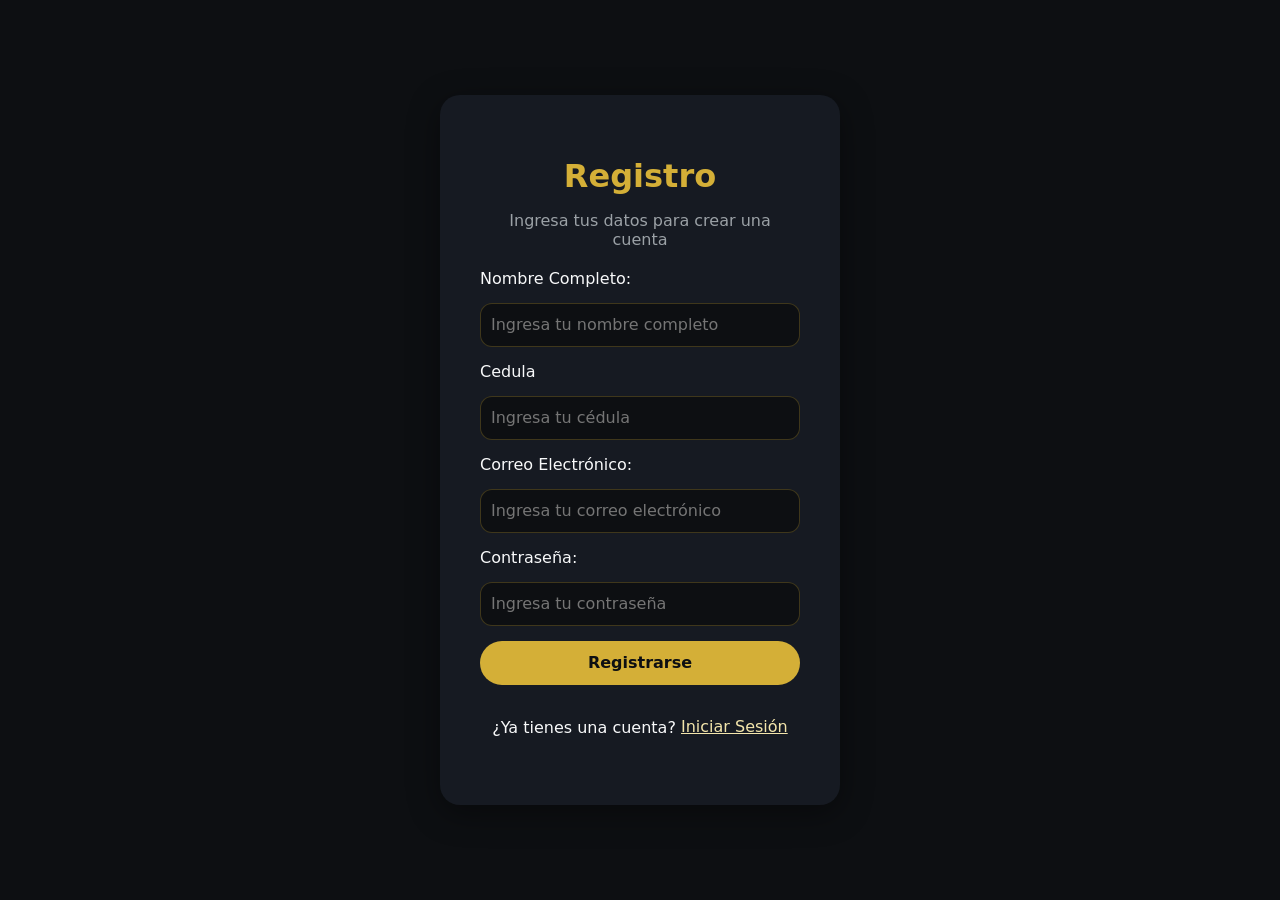
<file: templates/public/registro.html>
<!DOCTYPE html>
<html lang="en">
<head>
    <meta charset="UTF-8">
    <meta name="viewport" content="width=device-width, initial-scale=1.0">
    <link rel="stylesheet" href="/Styles.css">
</head>
<body>
    <div class="register-container">
        <form class="register-form" action="registro.php" method="POST">
            <header class="register-header">
                <h1>Registro</h1>
                <p>Ingresa tus datos para crear una cuenta</p>
            </header>
            <div class="register-fields">
                <label for="username">Nombre Completo:</label>
                <input placeholder="Ingresa tu nombre completo" class="form-control" type="text" id="username" name="username" required>
                
                <label for="password">Cedula</label>
                <input placeholder="Ingresa tu cédula" class="form-control" type="text" id="password" name="password" required>

                <label for="email">Correo Electrónico:</label>
                <input placeholder="Ingresa tu correo electrónico" class="form-control" type="email" id="email" name="email" required>

                <label for="password">Contraseña:</label>
                <input placeholder="Ingresa tu contraseña" class="form-control" type="password" id="password" name="password" required>
                
                <input type="submit" value="Registrarse">
            </div>
            <div class="register-footer">
                <p>¿Ya tienes una cuenta? <a href="login.html">Iniciar Sesión</a></p>  
            </div>
        </form>
    </div>
    
</body>
</html>
</file>
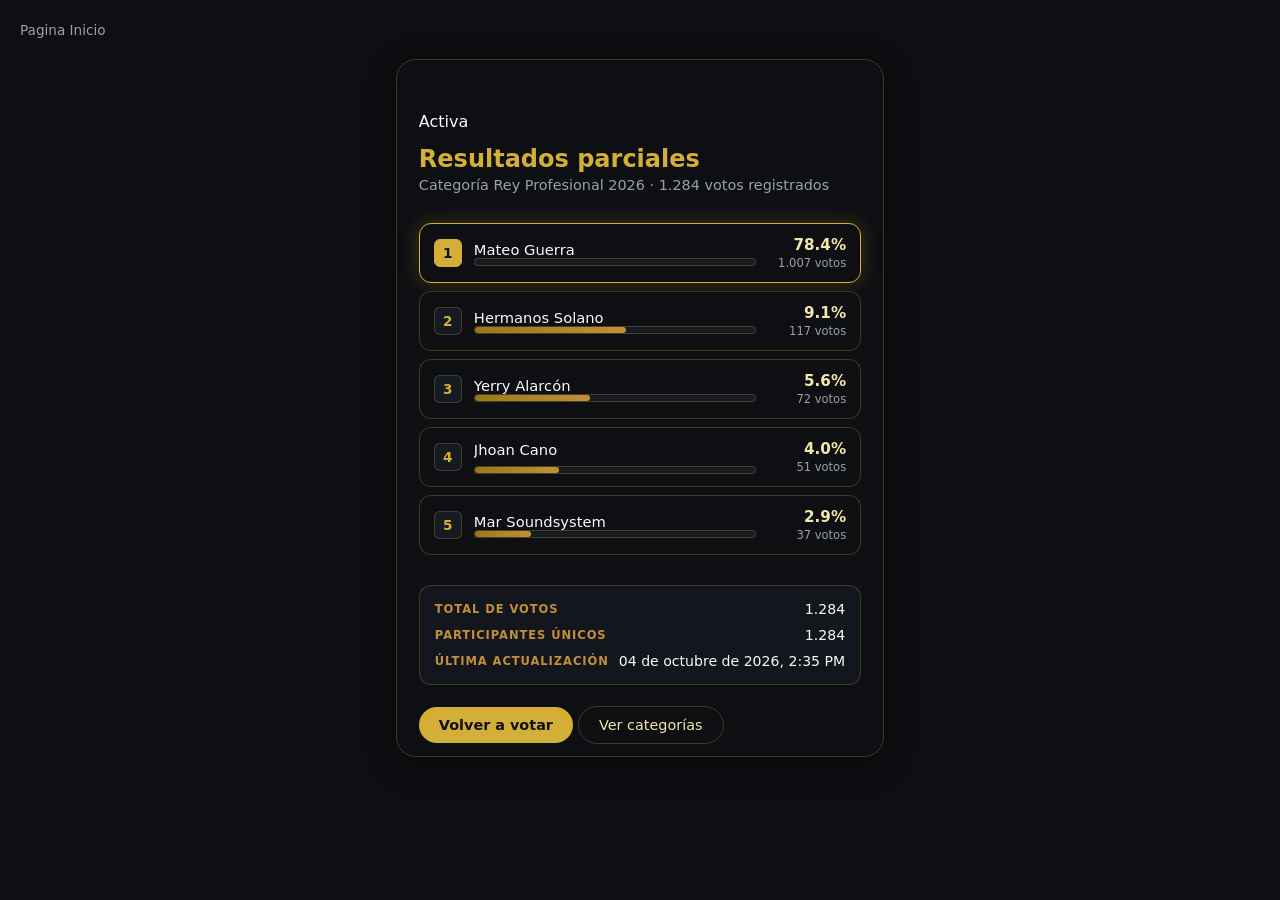
<file: templates/public/resultados.html>
<!DOCTYPE html>
<html lang="en">
<head>
    <meta charset="UTF-8">
    <meta name="viewport" content="width=device-width, initial-scale=1.0">
    <link rel="stylesheet" href="/Styles.css">
</head>
<body>
    <nav class="volver-atras">
            <a href="/templates/index.html">
                <span>Pagina Inicio</span>
            </a>
    </nav>

    <section class="resultado-section">
        <article class="resultado-card">
            <header class="resultado-header">
                <span>Activa</span>
                <h1>Resultados parciales</h1>
                <p>Categoría Rey Profesional 2026 · 1.284 votos registrados<p>
            </header>

            <ol class="resultado-lista">
                <li class="resultado-item primero">
                    <span class="resultado-puesto">1</span>
                    <div class="resultado-datos">
                        <span class="resultado-nombre">Mateo Guerra<span>
                        <div class="resultado-barra">
                            <div class="resultado-barra-filldestacada"style="width: 78%;"></div>
                        </div>
                    </div>
                    <div class="resultado-valor">
                        <span class="resultado-porcentaje">78.4%</span>
                        <span class="resultado-votos">1.007 votos</span>
                    </div>
                </li>
                <li class="resultado-item">
                    <span class="resultado-puesto">2</span>
                    <div class="resultado-datos">
                        <span class="resultado-nombre">Hermanos Solano<span>
                        <div class="resultado-barra">
                            <div class="resultado-barra-fill"style="width:54%;"></div>
                        </div>
                    </div>
                    <div class="resultado-valor">
                        <span class="resultado-porcentaje">9.1%</span>
                        <span class="resultado-votos">117 votos</span>
                    </div>
                </li>
                <li class="resultado-item">
                    <span class="resultado-puesto">3</span>
                    <div class="resultado-datos">
                        <span class="resultado-nombre">Yerry Alarcón<span>
                        <div class="resultado-barra">
                            <div class="resultado-barra-fill"style="width:41%;"></div>
                        </div>
                    </div>
                    <div class="resultado-valor">
                        <span class="resultado-porcentaje">5.6%</span>
                        <span class="resultado-votos">72 votos</span>
                    </div>
                </li>
                <li class="resultado-item">
                    <span class="resultado-puesto">4</span>
                    <div class="resultado-datos">
                        <span class="resultado-nombre">Jhoan Cano</span>
                        <div class="resultado-barra">
                            <div class="resultado-barra-fill"style="width:30%;"></div>
                        </div>
                    </div>
                    <div class="resultado-valor">
                        <span class="resultado-porcentaje">4.0%</span>
                        <span class="resultado-votos">51 votos</span>
                    </div>
                </li>
                <li class="resultado-item">
                    <span class="resultado-puesto">5</span>
                    <div class="resultado-datos">
                        <span class="resultado-nombre">Mar Soundsystem<span>
                        <div class="resultado-barra">
                            <div class="resultado-barra-fill"style="width:20%;"></div>
                        </div>
                    </div>
                    <div class="resultado-valor">
                        <span class="resultado-porcentaje">2.9%</span>
                        <span class="resultado-votos">37 votos</span>
                    </div>
                </li>
            </ol>
            <dl class="resultado-total">
                <div class="resultado-dato">
                    <dt>Total de votos</dt>
                    <dd>1.284</dd>
                </div>
                <div class="resultado-dato">
                    <dt>Participantes únicos</dt>
                    <dd>1.284</dd>
                </div>
                <div class="resultado-dato">
                    <dt>Última actualización</dt>
                    <dd>04 de octubre de 2026, 2:35 PM</dd>
                </div>
            </dl>
            <footer class="resultado-actions">
                <a href="/templates/public/votaciones.html"class="btn-votar">Volver a votar</a>
                <a href="/templates/public/categorias.html"class="btn-secundario">Ver categorías</a>
            </footer>
        </article>
    </section>
</body>
</html>
</file>
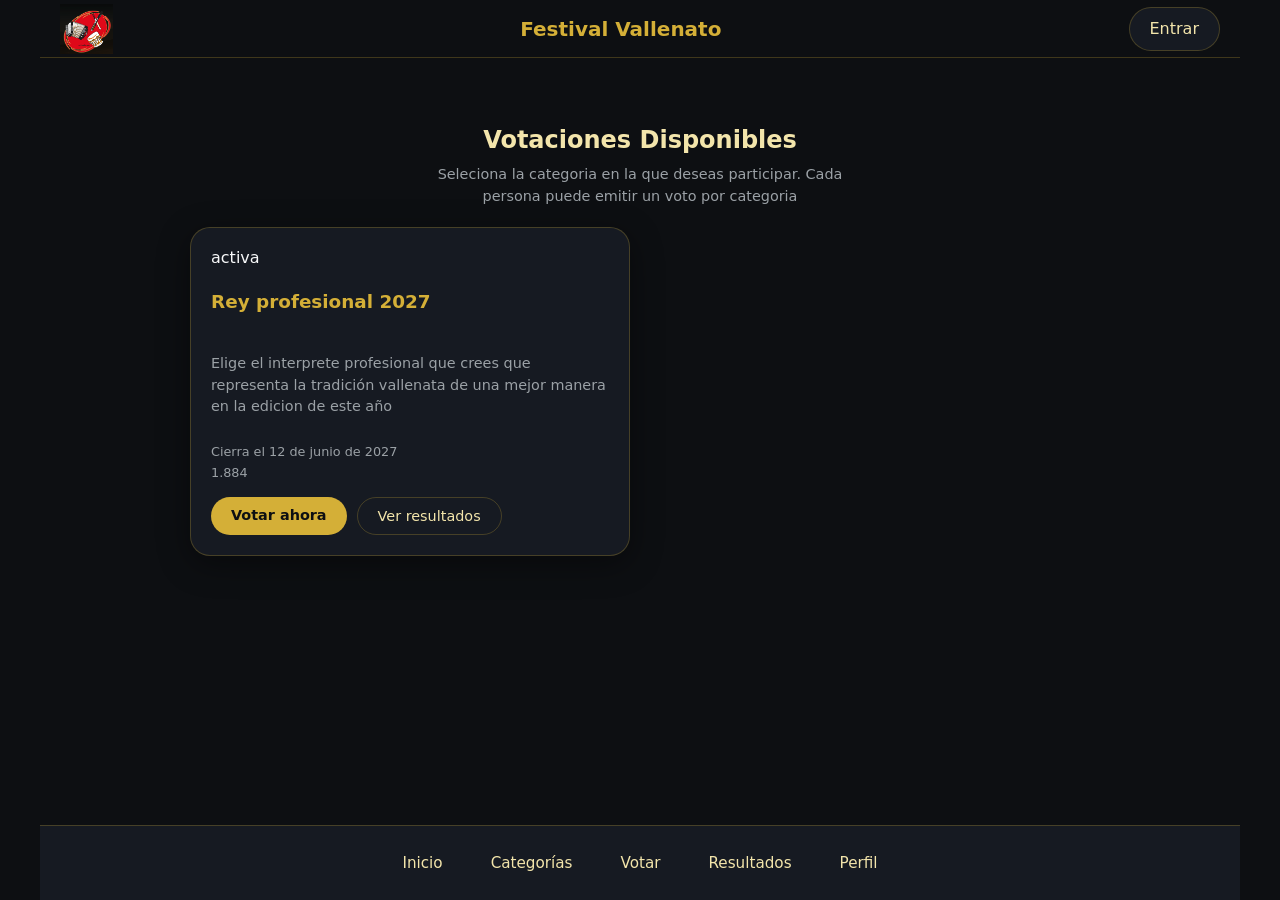
<file: templates/public/votaciones.html>
<!DOCTYPE html>
<html lang="en">
<head>
    <meta charset="UTF-8">
    <meta name="viewport" content="width=device-width, initial-scale=1.0">
    <title>Votaciones</title>
    <link rel="stylesheet" href="/Styles.css">
</head>
<body>
    <div class="container">
        <header class="header-var">
            <div class="logo">
                <a href="/templates/index.html"><img src="/img/logo.png" alt="Logo"></a>
            </div>
            <div class="header-title">
                <h2>Festival Vallenato</h2>
            </div>
            <div class="login-button">
                <a href="/templates/public/login.html">Entrar</a>
            </div>
        </header>
    
        <main class="main-content">
            <div>
                <section class="votaciones-section">
                    <header class="votaciones-header">
                        <h1>Votaciones Disponibles</h1>
                        <p>Seleciona la categoria en la que deseas  participar. Cada persona puede  emitir un voto por categoria</p>     
                    </header>
                   <div class="votaciones-lista">
                        <article class="tarjeta-votaciones">
                            <header class="votacion-encabezado">
                                <span>activa</span>
                                <h2>Rey profesional 2027</h2>
                            </header>
                            <p class="votacion-descripcion">Elige el interprete  profesional que crees que representa la tradición    vallenata de una mejor manera  en la edicion de este año</p>
                            <ul class="votacion-meta">
                                <li>
                                    <span>Cierra el 12 de junio de 2027</span>
                                </li>
                                <li>
                                    <span>1.884</span>
                                </li>
                            </ul>

                            <footer class="votacion-acciones">
                                <a href="/templates/public/detalles-votacion.html" class="btn-votar">Votar ahora</a>
                                <a href="" class="btn-secundario">Ver resultados</a>
                            </footer>
                        </article>
                        
                   </div>
                </section>
            </div>
            
        </main> 
    
        <footer class="footer-var">
            <header class="footer-header">
                <div class="footer-content">
                    <nav class="footer-nav">
                        <ul class="footer-menu">
                            <li class="footer-item"><a href="/templates/index.html">Inicio</a></li>
                            <li class="footer-item"><a href="/templates/public/categorias.html">Categorías</a></li>
                            <li class="footer-item"><a href="/templates/public/votaciones.html">Votar</a></li>
                            <li class="footer-item"><a href="/templates/public/resultados.html">Resultados</a></li>
                            <li class="footer-item"><a href="#">Perfil</a></li>
                        </ul>
                    </nav>
                </div>
            </header>
        </footer>
    </div>
</body>
</html>
</file>
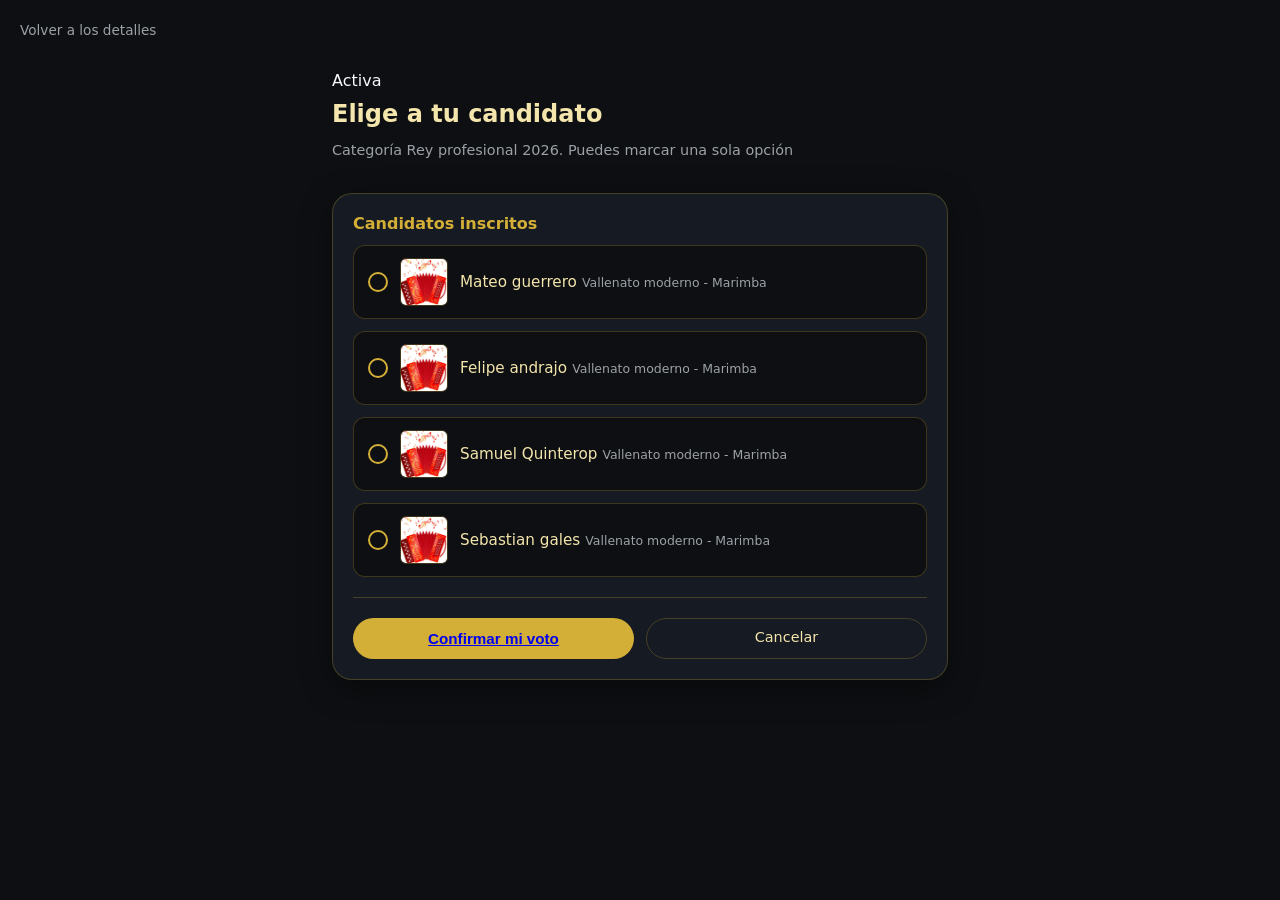
<file: templates/public/votar.html>
<!DOCTYPE html>
<html lang="en">
<head>
    <meta charset="UTF-8">
    <meta name="viewport" content="width=device-width, initial-scale=1.0">
    <title>Dotcument</title>
    <link rel="stylesheet" href="/Styles.css">
</head>
<body>
    <div class="content-votar">
        <nav class="volver-atras">
            <a href="/templates/public/detalles-votacion.html">
                <span>Volver a los detalles</span>
            </a>
        </nav>

        <section class="votar-section">
            <header class="votar-header">
                <span>Activa</span>
                <h1>Elige a tu candidato</h1>
                <p>Categoría Rey profesional 2026. Puedes marcar una sola opción</p>
            </header>

            <form action="" class="votar-form">
                <fieldset class="opciones-lista">
                    <legend class="opciones-legend">Candidatos inscritos</legend>

                    <label class="opcion-voto" for="candidato-1">
                        <input type="radio" name="candidato" id="candidato-1" required >
                        <span class="opcion-radio"></span>
                        <img class="opcion-foto" src="/img/music.png" alt="foto">
                        <span class="opcion-dato">
                            <span class="opcion-nombre">Mateo guerrero</span>
                            <span class="opcion-genero">Vallenato moderno - Marimba</span>
                        </span>
                    </label>
                    <label class="opcion-voto" for="candidato-2">
                        <input type="radio" name="candidato" id="candidato-2" required >
                        <span class="opcion-radio"></span>
                        <img class="opcion-foto" src="/img/music.png" alt="foto">
                        <span class="opcion-dato">
                            <span class="opcion-nombre">Felipe andrajo</span>
                            <span class="opcion-genero">Vallenato moderno - Marimba</span>
                        </span>
                    </label>
                    <label class="opcion-voto" for="candidato-3">
                        <input type="radio" name="candidato" id="candidato-3" required >
                        <span class="opcion-radio"></span>
                        <img class="opcion-foto" src="/img/music.png" alt="foto">
                        <span class="opcion-dato">
                            <span class="opcion-nombre">Samuel Quinterop</span>
                            <span class="opcion-genero">Vallenato moderno - Marimba</span>
                        </span>
                    </label>
                    <label class="opcion-voto" for="candidato-4">
                        <input type="radio" name="candidato" id="candidato-4" required >
                        <span class="opcion-radio"></span>
                        <img class="opcion-foto" src="/img/music.png" alt="foto">
                        <span class="opcion-dato">
                            <span class="opcion-nombre">Sebastian gales</span>
                            <span class="opcion-genero">Vallenato moderno - Marimba</span>
                        </span>
                    </label>
                </fieldset>

                <footer class="votar-actions">
                    <button class="votar-submit"><a href="/templates/public/confirmacion-voto.html">Confirmar mi voto</a></button>
                    <a href="/templates/public/detalles-votacion.html" class="btn-secundario">Cancelar</a>
                </footer>
            </form>
             
        </section>

    </div>
    
</body>
</html>
</file>
<file: Styles.css>
/* ------- VARIABLES CSS PARA EL FESTIVAL VALLENATO -------*/

:root {
  /* ==========================================
     PALETA DE COLORES - FESTIVAL VALLENATO
     ========================================== */
  --bg-primary: #0d0f12;       /* Fondo principal oscuro ultra profundo */
  --bg-secondary: #161a22;     /* Fondo secundario para tarjetas y contenedores */
  --bg-glass: rgba(22, 26, 34, 0.75); /* Efecto vidrio translúcido */
  --text-secondary: #475569;
  --text-muted: #94a3b8;
  
  --accent-gold: #d4af37;      /* Dorado principal elegante */
  --accent-gold-light: #f3e5ab;/* Dorado claro para brillos y hovers */
  --accent-gold-dark: #997a15; /* Dorado oscuro para sombras o contrastes */
  --accent-ochre: #c28e38;     /* Ocre cálido de acento */
  --accent-red: #c92a2a;       /* Rojo vibrante para alertas o botones de acción */
  
  --text-main: #f8f9fa;        /* Texto principal (blanco suave) */
  --text-muted: #9ba1a6;       /* Texto secundario (gris atenuado) */
  
  --border-color: rgba(212, 175, 55, 0.25); /* Bordes sutiles con destello dorado */
  
  /* ==========================================
     TIPOGRAFÍA
     ========================================== */
  --font-family: 'Inter', system-ui, -apple-system, BlinkMacSystemFont, "Segoe UI", Roboto, sans-serif;
  
  /* ==========================================
     BORDES Y RADIOS (BORDER RADIUS)
     ========================================== */
  --radius-sm: 6px;
  --radius-md: 12px;
  --radius-lg: 20px;
  --radius-pill: 50px;
  
  /* ==========================================
     SOMBRAS Y EFECTOS GLOW
     ========================================== */
  --shadow-card: 0 8px 32px rgba(0, 0, 0, 0.4);
  --shadow-gold-glow: 0 0 20px rgba(212, 175, 55, 0.25);
  --transition-smooth: all 0.3s cubic-bezier(0.4, 0, 0.2, 1);

  /* ==========================================
     LAYOUT Y TOKENS DE ESCALADO
     ========================================== */
  --content-max: 1200px;      /* Ancho maximo del shell de contenido */
  --content-narrow: 720px;    /* Bloques de lectura (hero, forms)   */
  --gutter: 20px;             /* Padding lateral minimo (movil)    */

  /* ==========================================
     BREAKPOINTS
     Las custom properties NO son usables dentro
     de @media, asi que se declaran aqui solo como
     documentacion y se usan en crudo mas abajo:
       768px  -> tablet vertical
       1024px -> tablet apaisado
       1100px -> escritorio (grid de 4 columnas)
     ========================================== */
}

/* ----------- Variables CSS END -------------*/

/* ==========================================
   RESET DE ESTILOS Y BOX-SIZING
   ========================================== */


*, *::before, *::after {
  box-sizing: border-box;
}

body, article, section, header, footer, nav, main {
  margin: 0;
  padding: 0;
  box-sizing: border-box;
}

img {
  display: block;
  max-width: 100%;
  height: auto;
}

body{
  background-color: var(--bg-primary);
  color: var(--text-main);
  font-family: var(--font-family);
  min-height: 100dvh;
  display: flex;
  flex-direction: column;
}

/* ==========================================
   COMPONENTE: BOTONES
   ========================================== */

.btn,
.voting-button a,
.login-fields input[type="submit"],
.register-fields input[type="submit"] {
   display: inline-flex;
   align-items: center;
   justify-content: center;
   min-height: 44px;
   padding: 10px 24px;
   background-color: var(--accent-gold);
   color: var(--bg-primary);
   border: 1px solid transparent;
   border-radius: var(--radius-pill);
   font-family: inherit;
   font-size: 1rem;
   font-weight: 600;
   line-height: 1.2;
   text-align: center;
   text-decoration: none;
   white-space: nowrap;
   cursor: pointer;
   transition: var(--transition-smooth);

   &:hover {
      background-color: var(--accent-ochre);
      color: var(--bg-primary);
      transform: translateY(-1px);
   }

   &:active {
      transform: translateY(0);
   }

   &:focus-visible {
      outline: 2px solid var(--accent-gold-light);
      outline-offset: 3px;
   }
}

/* ==========================================
   CONTENEDOR PRINCIPAL
   ========================================== */

.container {
  margin: 0 auto;
  max-width: var(--content-max);
  width: 100%;
  display: flex;
  flex-direction: column;
  flex: 1;
}

/* ==========================================
   ESTILOS DEL HEADER VAR
   ========================================== */

.header-var {

    display: flex;
    flex-direction: row;
    justify-content: space-between;
    align-items: center;
    gap: 16px;
    background-color: var(--bg-primary);
    width: 100%;
    border-bottom: 1px solid var(--border-color);
    color: var(--accent-gold);
    padding-inline: max(var(--gutter), (100% - var(--content-max)) / 2);
}

.header-title h2 {
    font-size: clamp(1rem, 0.95rem + 0.4vw, 1.25rem);
    white-space: nowrap;
    overflow: hidden;
    text-overflow: ellipsis;
}

.logo img {
    height: 50px;
    width: auto;
    flex-shrink: 0;
}

.login-button {
   flex-shrink: 0;

   a {
      background-color: var(--bg-secondary);
      color: var(--accent-gold-light);
      border: 1px solid var(--border-color);
      padding: 10px 20px;
      border-radius: var(--radius-pill);
      cursor: pointer;
      transition: var(--transition-smooth);
      text-decoration: none;
      display: inline-flex;
      align-items: center;
      justify-content: center;
      min-height: 44px;

      &:hover {
         background-color: var(--accent-ochre);
         color: var(--bg-primary);
      }

      &:focus-visible {
         outline: 2px solid var(--accent-gold-light);
         outline-offset: 3px;
      }
   }
}


/*----------- ESTILOS DEL MAIN CONTENT -------------*/

.main-content {
    width: 100%;
    max-width: var(--content-max);
    margin: clamp(24px, 4vw, 48px) auto;
    padding-inline: var(--gutter);
    flex: 1;
}

/* ==========================================
   ESTILOS DE LA SECCIÓN DE VOTACIONES
   ========================================== */

.voting-section {

   background-color: var(--bg-secondary);
   padding: clamp(24px, 5vw, 56px) clamp(20px, 4vw, 64px);
   border-radius: var(--radius-lg);
   box-shadow: var(--shadow-gold-glow);
   display: flex;
   flex-direction: column;
   align-items: center;
   justify-content: center;
   text-align: center;
   margin: 0px auto;
   width: 100%;


   h1 {
        color: var(--accent-gold-light);
        font-size: clamp(2rem, 1.4rem + 3vw, 3.25rem);
        line-height: 1.1;
        margin-bottom: 0;
   }

   h2 {
        color: var(--accent-gold);
        border: 1px solid var(--border-color);
        border-radius: var(--radius-md);
        padding: 5px 12px;
        background-color: var(--bg-glass);
        text-shadow: 0 0 10px var(--accent-gold-dark);
        font-size: 1rem;
        line-height: 1.4;
        width: fit-content;
        max-width: 100%;
   }

   > p {
        max-width: 65ch;
        color: var(--text-muted);
        line-height: 1.65;
        margin: 0;
   }

   .voting-button {
      margin-top: clamp(20px, 3vw, 32px);
   }

}

/* ==========================================
   ESTILOS DE LA SECCIÓN DE CATEGORÍAS
   ========================================== */

   .categories-section {
      margin-top: clamp(40px, 6vw, 72px);
      padding: 0px;
   }

   .categories-header {
      display: flex;
      justify-content: space-between;
      align-items: center;
      gap: 16px;
      margin-bottom: clamp(20px, 3vw, 32px);
      color: var(--accent-gold);
      flex-wrap: wrap;

      h2 {
         font-size: clamp(1.25rem, 1rem + 1vw, 1.75rem);
         line-height: 1.2;
      }

      a{
         color: var(--accent-gold-light);
         text-decoration: none;
         transition: var(--transition-smooth);
         font-weight: 500;
         white-space: nowrap;

         &:hover {
            color: var(--accent-ochre);
            text-decoration: underline;
         }

         &:focus-visible {
            outline: 2px solid var(--accent-gold-light);
            outline-offset: 3px;
         }
      }
   }

  
   .categories-grid {
      display: grid;
      grid-template-columns: repeat(2, 1fr);
      gap: clamp(16px, 4vw, 20px);
      max-width: none;
      width: 100%;
   }

   .category-card {
      background-color: var(--bg-secondary);
      padding: 15px;
      border-radius: var(--radius-md);
      border: 1px solid transparent;
      box-shadow: var(--shadow-card);
      transition: var(--transition-smooth);
      display: flex;
      flex-direction: column;
      align-items: center;
      justify-content: flex-start;
      text-align: center;

      &:hover {
         box-shadow: var(--shadow-gold-glow);
         border-color: var(--border-color);
         transform: translateY(-5px);
      }

      img {
         width: 100%;
         height: auto;
         aspect-ratio: 16 / 9;
         object-fit: cover;
         border-radius: var(--radius-md);
         margin-bottom: 15px;
      }

      h3 {
         color: var(--accent-gold-light);
         margin-bottom: 10px;
         font-size: clamp(1rem, 0.95rem + 0.3vw, 1.125rem);
         line-height: 1.3;
      }

      p {
         color: var(--text-muted);
         margin: 0;
      }

      .category-footer {
         margin-top: auto;
         padding-top: 15px;
         width: 100%;

         .btn {
            width: 100%;
         }
      }
   }

   
/*----------- MAIN CONTENT END -------------*/

/* ---------- ESTILOS DEL FOOTER NAVBAR -------------*/

.footer-var {
   background-color: var(--bg-primary);
   color: var(--accent-gold);
}

.footer-nav {
   position: fixed;
   bottom: 0;
   left: 0;
   right: 0;
   width: 100%;
   z-index: 1000;
   background-color: var(--bg-secondary);
   border-top: 1px solid var(--border-color);
   color: var(--accent-gold-light);
   padding: 15px 0;
}

.footer-menu {
   list-style: none;
   display: flex;
   align-items: center;
   justify-content: center;
   flex-wrap: wrap;
   gap: 10px;
   margin: 0;
   padding: 0 1rem;
}

.footer-item a {
   color: var(--accent-gold-light);
   text-decoration: none;
   transition: var(--transition-smooth);
   font-size: 0.9rem;
   font-weight: 500;
   display: inline-flex;
   align-items: center;
   min-height: 30px;

   &:hover {
      color: var(--accent-ochre);
      text-decoration: underline;
   }

   &:focus-visible {
      outline: 2px solid var(--accent-gold-light);
      outline-offset: 3px;
   }
}


body {
    padding-bottom: 60px;
}


/* ---------- END FOOTER VAR -------------*/




/*--------- Login Page Styles --------*/

.login-container {
    display: flex;
    flex-direction: column;
    align-items: center;
    justify-content: center;
    flex: 1;
    padding: clamp(24px, 5vw, 50px);
}

.login-form {
    background-color: var(--bg-secondary);
    padding: 30px;
    border-radius: var(--radius-lg);
    box-shadow: var(--shadow-card);
    width: 100%;
    max-width: 400px;
}
.login-header {
    text-align: center;
    margin-bottom: 20px;
}

.login-header h1 {
    color: var(--accent-gold);
    margin-bottom: 10px;
}

.login-header p {
    color: var(--text-muted);
}


.login-fields {
   display: flex;
   flex-direction: column;
   gap: 15px;
}

.form-control {
   padding: 10px;
   min-height: 44px;
   border: 1px solid var(--border-color);
   border-radius: var(--radius-md);
   background-color: var(--bg-primary);
   color: var(--text-main);
   font-family: inherit;
   font-size: 1rem;
   transition: var(--transition-smooth);

   &:focus-visible {
      outline: 2px solid var(--accent-gold-light);
      outline-offset: 1px;
      border-color: var(--accent-gold);
   }
}

.login-footer {
   text-align: center;
   margin-top: 20px;
}

.login-footer a,
.register-footer a {
   color: var(--accent-gold-light);
   min-height: 44px;
   display: inline-flex;
   align-items: center;

   &:hover {
      color: var(--accent-ochre);
   }
}

/*--------- Login Page END --------*/

/* -------- Register Page Styles --------*/

.register-container {
    display: flex;
    flex-direction: column;
    align-items: center;
    justify-content: center;
    flex: 1;
    padding: clamp(24px, 5vw, 50px);
}

.register-form {
    background-color: var(--bg-secondary);
    padding: 30px;
    border-radius: var(--radius-lg);
    box-shadow: var(--shadow-card);
    width: 100%;
    max-width: 400px;
}

.register-header {
    text-align: center;
    margin-bottom: 20px;
}

.register-header h1 {
    color: var(--accent-gold);
    margin-bottom: 10px;
}

.register-header p {
    color: var(--text-muted);
}

.register-fields {
   display: flex;
   flex-direction: column;
   gap: 15px;
}

.register-footer {
    text-align: center;
    margin-top: 20px;
}

/* -------- Register Page END --------*/

/*-------- Categorias Page Styles --------*/

.categorias-container {
    flex: 1;
    padding: 0px;
    margin: 0px;
}

.categorias-wrapper {
   display: flex;
   flex-direction: row;
   flex-wrap: wrap;
   align-items: stretch;
   justify-content: center;
   width: 100%;
   max-width: var(--content-max);
   margin-inline: auto;
   padding: var(--gutter);
   gap: clamp(14px, 2vw, 20px);
}

.categorias-header{
   text-align: center;
   padding: 5px 20px;

   h1{
      color: var(--accent-ochre);
      font-size: 1.5rem;
   }

   p{
      color:var(--text-muted);
      font-size: 0.9rem;
      line-height: 1.5;
   }

}

.tarjeta-categoria{
   display: flex;
   flex-direction: column;
   flex: 1 1 320px;
   align-items: center;
   justify-content: space-between;
   gap: 12px;
   text-align: center;
   color: var(--accent-gold);
   background-color: var(--bg-secondary);
   border: 1px solid transparent;
   border-radius: var(--radius-md);
   box-shadow: var(--shadow-card);
   cursor: pointer;
   padding: clamp(18px, 3vw, 26px);
   margin: 4px;
   transition: var(--transition-smooth);

   &:hover {
      box-shadow: var(--shadow-gold-glow);
      border-color: var(--border-color);
      transform: translateY(-3px);
   }

   &:focus-within {
      box-shadow: var(--shadow-gold-glow);
      border-color: var(--border-color);
   }
}

.tarjeta-categoria > div {
   display: inline-flex;
   align-items: center;
   justify-content: center;
   width: clamp(72px, 18vw, 88px);
   height: clamp(72px, 18vw, 88px);
   flex-shrink: 0;
   border: 1px solid var(--border-color);
   border-radius: var(--radius-pill);
   background-color: var(--bg-glass);
   box-shadow: var(--shadow-gold-glow);
}

.card-header {
   display: flex;
   flex-direction: column;
   gap: 8px;
   flex: 1 1 auto;
}

.card-header h2 {
   color: var(--accent-gold);
   font-size: 1.3rem;
   margin: 0;
}

.card-header p {
   color: var(--text-muted);
   font-size: 0.9rem;
   line-height: 1.4;
   margin: 0;
}

.card-footer {
   width: 100%;
   margin-top: auto;
   padding-top: 8px;
}

.card-footer a {
   display: inline-flex;
   align-items: center;
   justify-content: center;
   width: 100%;
   color: var(--accent-gold-light);
   background-color: transparent;
   border: 1px solid var(--border-color);
   border-radius: var(--radius-pill);
   text-decoration: none;
   min-height: 44px;
   padding: 10px 24px;
   transition: var(--transition-smooth);

   &:hover {
      color: var(--accent-ochre);
      border-color: var(--accent-ochre);
      background-color: var(--bg-glass);
   }

   &:focus-visible {
      outline: 2px solid var(--accent-gold-light);
      outline-offset: 3px;
   }
}


/* ==========================================
         media queries desktop + Tablet mode
   ========================================== */

/* ---------- TABLET (>= 768px) ---------- */
@media (min-width: 768px) {

   /* Grid de categorias: de 2 a 3 columnas */
   .categories-grid {
      grid-template-columns: repeat(3, 1fr);
   }

   .voting-section {
      display: grid;
      grid-template-columns: minmax(0, 1fr) auto;
      align-items: center;
      text-align: left;
      column-gap: clamp(24px, 4vw, 64px);
      row-gap: 12px;
   }

   .voting-section h2,
   .voting-section h1,
   .voting-section > p {
      grid-column: 1;
   }

   .voting-section .voting-button {
      grid-column: 2;
      grid-row: 1 / span 3;
      margin-top: 0;
      justify-self: end;
   }


   .footer-nav {
      position: static;
      margin-top: auto;
      padding-block: 22px;
      padding-inline: max(var(--gutter), (100% - var(--content-max)) / 2);
   }

   .footer-menu {
      flex-wrap: nowrap;
      gap: clamp(20px, 4vw, 48px);
   }

   .footer-item a {
      font-size: 0.95rem;
   }


   body {
      padding-bottom: 0;
   }
}

/* ---------- TABLET (1024px) ---------- */
@media (min-width: 1024px) {
   .login-form,
   .register-form {
      padding: 40px;
   }
}

/* ---------- ESCRITORIO (1100px) ---------- */
@media (min-width: 1100px) {
   .categories-grid {
      grid-template-columns: repeat(4, 1fr);
      gap: clamp(20px, 2vw, 28px);
   }

   .category-card {
      padding: 20px;
   }
}

/* ---------- PANTALLAS MUY ANCHAS (1400px) ----------*/
@media (min-width: 1400px) {
   .voting-section {
      padding-block: clamp(48px, 5vw, 72px);
   }
}

/*----------------- Estilos de Sección de Votaciónes disponibles ------------*/

.votaciones-section {
   margin: 0px 20px;

   h1 {
      color: var(--accent-gold-light);
   }
}

.votaciones-header {
   text-align: center;
   margin-bottom: 20px;

   h1 {
      color: var(--accent-gold-light);
      margin-bottom: 10px;
   }
   
   p{
      color: var(--text-muted);
      font-size: 0.9rem;
      line-height: 1.5;
      max-width: 420px;
      margin: 0px auto;
   }
}

/*==================================
 Lista y tarjetas de votaciones
=========================*/

.votaciones-lista{
   display: flex ;
   flex-direction: column;
   gap: 20px;
   max-width: 520px;
   margin: 0px auto;
}

.tarjeta-votaciones {
   background-color: var(--bg-secondary);
   border: 1px solid var(--border-color);
   border-radius: var(--radius-lg);
   box-shadow: var(--shadow-card);
   padding: 20px;
   display: flex;
   flex-direction: column;
   gap: 12px;
   text-align: left;
   transition: var(--transition-smooth);

   &:hover {
      box-shadow: var(--shadow-gold-glow);
      transform: translateY(-3px);
   }
}

.votacion-encabezado {
   display: flex;
   align-items: flex-start;
   flex-direction: column;
   gap: 8px;

   h2{
      color: var(--accent-gold);
      font-size: 1.15rem;
   }
}

.votacion-descripcion {
   color: var(--text-muted);
   font-size: 0.9rem;
   line-height: 1.5;
}

.votacion-meta {
   list-style: none;
   margin: 0px;
   padding: 0px;
   display: flex;
   flex-direction: column;
   gap: 6px;

   li {
      display: flex;
      flex-direction: row;
      gap: 8px;
      color: var(--text-muted);
      font-size: 0.8rem;
   }
}

.votacion-acciones {
   display: flex;
   flex-direction: row;
   flex-wrap: wrap;
   gap: 10px;
   margin-top: 5px;
}

@media (min-width: 640px) {
   .votaciones-lista{
      display: grid;
      grid-template-columns: 1fr 1fr;
      max-width: 900px;
   }
}

/*----------------- END Sección de Votaciónes disponibles ------------*/

/*--------- Botones de acción ---------*/

.btn-votar {
   background-color: var(--accent-gold);
   color: var(--bg-primary);
   border: none;
   padding: 10px 20px;
   border-radius: var(--radius-pill);
   font-weight: bold;
   font-size: 0.9rem;
   text-align: center;
   text-decoration: none;
   cursor: pointer;
   transition: var(--transition-smooth);

   &:hover {
      background-color: var(--accent-ochre);
      color: var(--bg-primary);
   }
}

.btn-secundario {
   background-color: transparent;
   color: var(--accent-gold-light);
   border: 1px solid var(--border-color);
   padding: 10px 20px;
   border-radius: var(--radius-pill);
   font-weight: 500;
   font-size: 0.9rem;
   text-align: center;
   text-decoration: none;
   cursor: pointer;
   transition: var(--transition-smooth);

   &:hover {
      background-color: var(--bg-glass);
      border-color: var(--accent-ochre);
      color: var(--accent-ochre);
   }
}

.btn-deshabilitado {
   opacity: 0.45;
   pointer-events: none;
}
/*--------- Botones de acción END ---------*/

/*--------- volver atrar ---------*/

.volver-atras {
   margin: 20px;

   a {
      display: inline-flex;
      align-items: center;
      gap: 6px;
      color: var(--text-muted);
      font-size: 0.85rem;
      text-decoration: none;
      transition: var(--transition-smooth);

      &:hover {
         color: var(--accent-gold-light);
      }
   }
}

/*--------- volver atrar END ---------*/

/*--------- TARJETA DETALLES DE VOTACIÓN ---------*/
.detalles-content {
   display: flex;
   flex-direction: column;
   align-items: center

}
.detalles-article {
   display: flex;
   flex-direction: column;
   justify-content: center;
   max-width: 640px;
   border: 1px solid var(--border-color);
   box-shadow: var(--shadow-card);
   border-radius: var(--radius-lg);
   padding: 20px;
   margin: auto 10px;
}

.detalles-header {
   h1{
      color: var(--accent-ochre);
      font-size: 1.5rem; 
   }

   p {
      color: var(--accent-gold-light);
      font-size: 0.9rem;
      line-height: 1.5;
   }
}


.detalles-description {
   color: var(--text-muted);
   font-size: 0.8rem;
   line-height: 1.5;
   text-wrap: wrap;
}

.detalle-info {
   display: flex;
   flex-direction: column;
   gap: 6px;
   border: 1px solid var(--border-color);
   border-radius: var(--radius-md);
   padding: 20px;
}

.detalle-dato {
   color: var(--text-main);
   font-size: 0.85rem;
   line-height: 1.4;
   border-bottom: 0.1px solid var(--border-color);
}

.detalle-reglas {
   display: flex;
   flex-direction: column;
   margin-bottom: 20px;
   
   h2 {
      color: var(--accent-gold);
      font-size: 1.3rem;
      padding: 0px;
      margin: auto 0px;
   }

   ul {
      display: flex;
      flex-direction: column;
      justify-content: center;
      gap: 10px;

      li {
         color: var(--text-muted);
         font-size: 1rem;
         line-height: 1;
      }
   }
}

/*--------- TARJETA DETALLES DE VOTACIÓN END---------*/

/*----------------- ESTILOS PAGINA DONDE SER ELIGE EL VOTO ------------*/

.votar-section {
   max-width: 640px;
   margin: 0px auto;
   display: flex;
   flex-direction: column;
   gap: 20px;
   padding: 12px;
}

.votar-header {

   h1 {
      color: var(--accent-gold-light);
      margin: 10px 0px 5px;
   }

   p {
      color: var(--text-muted);
      font-size: 0.9rem;
   }
}

.votar-form {
   background-color: var(--bg-secondary);
   border: 1px solid var(--border-color);
   border-radius: var(--radius-lg);
   box-shadow: var(--shadow-card);
   padding: 20px;
}

.opciones-lista {
   border: none;
   margin: 0px;
   padding: 0px;
   display: flex;
   flex-direction: column;
   gap: 12px;
}

.opciones-legend {
   color: var(--accent-gold);
   font-size: 1rem;
   font-weight: bold;
   margin-bottom: 12px;
   padding: 0px;
}

.opcion-voto {
   position: relative;
   display: flex;
   flex-direction: row;
   align-items: center;
   gap: 12px;
   background-color: var(--bg-primary);
   border: 1px solid var(--border-color);
   border-radius: var(--radius-md);
   padding: 12px 14px;
   cursor: pointer;
   transition: var(--transition-smooth);

   input[type="radio"] {
      position: absolute;
      opacity: 0;
      width: 0px;
      height: 0px;
   }

   &:hover {
      border-color: var(--accent-ochre);
      transform: translateY(-2px);
   }

   &:has(input:checked) {
      border-color: var(--accent-gold);
      background-color: var(--bg-glass);
      box-shadow: var(--shadow-gold-glow);
   }
}

.opcion-radio {
   width: 20px;
   height: 20px;
   flex-shrink: 0;
   border: 2px solid var(--accent-gold);
   border-radius: var(--radius-pill);
   display: flex;
   align-items: center;
   justify-content: center;
   transition: var(--transition-smooth);

   &::after {
      content: "";
      width: 10px;
      height: 10px;
      border-radius: var(--radius-pill);
      background-color: var(--accent-gold);
      transform: scale(0);
      transition: var(--transition-smooth);
   }
}

.opcion-voto:has(input:checked) .opcion-radio::after {
   transform: scale(1);
}

.opcion-voto:has(input:focus-visible) {
   outline: 2px solid var(--accent-gold-light);
   outline-offset: 2px;
}

.opcion-foto {
   width: 48px;
   height: 48px;
   flex-shrink: 0;
   border-radius: var(--radius-sm);
   object-fit: cover;
   border: 1px solid var(--border-color);
}

.opcion-datos {
   display: flex;
   flex-direction: column;
   gap: 3px;
}

.opcion-nombre {
   color: var(--accent-gold-light);
   font-size: 0.95rem;
   font-weight: 500;
}

.opcion-genero {
   color: var(--text-muted);
   font-size: 0.78rem;
}

.votar-actions {
   display: flex;
   flex-direction: row;
   flex-wrap: wrap;
   gap: 12px;
   margin-top: 20px;
   padding-top: 20px;
   border-top: 1px solid var(--border-color);

   > * {
      flex: 1 1 180px;
   }
}

.votar-submit {
   background-color: var(--accent-gold);
   color: var(--bg-primary);
   border: none;
   padding: 12px 20px;
   border-radius: var(--radius-pill);
   font-weight: bold;
   font-size: 0.95rem;
   cursor: pointer;
   transition: var(--transition-smooth);

   &:hover {
      background-color: var(--accent-ochre);
      color: var(--bg-primary);
   }
}

/*----------------- PAGINA DONDE SER ELIGE EL VOTO END ------------*/

/*--------- TARJETA CONFIRMACIÓN DE VOTACIÓN ---------*/

.confirmacion-section {
   display: flex;
   flex-direction: column;
   justify-content: center;
   align-items: center;
}

.confirmacion-card {
   max-width: 640px;
   height: auto;
   border: 1px solid var(--border-color);
   box-shadow:var(--shadow-gold-glow);
   border-radius: var(--radius-lg);
   padding: 30px 20px;
   margin: 40px 20px;
}

.confirmacion-icono {
   text-align: center;
   color: var(--accent-gold-light); 
}

.confirmacion-header {
   h1{
      color: var(--accent-ochre);
      font-size: 1.5rem;
      line-height: 1.5;
   }

   p {
      color: var(--text-muted);
      font-size: 0.9rem;
      line-height: 1.5;
      text-wrap: wrap;
   }
}


.confirmacion-resumen {
   display: flex;
   flex-direction:column;
   gap: 10px;

   h2 {
      padding: 0px;
      margin: 0px;
      color: var(--accent-gold-light);
   }
}

.resumen-lista {
   display: flex;
   flex-direction: column;
   gap: 10px;
   border: 1px solid var(--border-color);
   border-radius: var(--radius-lg);
   padding: 20px;
   margin-bottom: 35px;
}

.resumen-fila {
   border-bottom: 1px solid var(--border-color);

   dt {
      color: var(--accent-gold-light);
   }
}

/*--------- TARJETA CONFIRMACIÓN DE VOTACIÓN END ---------*/


/*--------- TARJETA RESULTADOS PARCIALES ---------*/

.resultado-section {
   display: flex;
   flex-direction: column;
   align-items: center;
   padding: 0px;
   margin: 0px;
}

.resultado-card {
   border: 1px solid var(--border-color);
   border-radius: var(--radius-lg);
   box-shadow: var(--shadow-card);
   padding: 22px;
   margin: 0px 20px;
   max-width: 640;
   display: flex;
   flex-direction: column;
}

.resultado-header {
   display: flex;
   flex-direction: column;
   padding: 0px;
   margin: 30px 0;
   
   h1 {
      color: var(--accent-gold);
      font-size: 1.5rem;
      line-height: 1.5;
      margin: 10px 0px 0px 0px;
   }

   p {
      color: var(--text-muted);
      font-size: 0.9rem;
      margin: 0px;
   }

}

.resultado-lista {
   display: flex;
   flex-direction: column;
   gap: 8px;
   margin: 0px 0px;
   padding: 0px;
   list-style: none;
}

.resultado-item {
   display: flex;
   flex-direction: row;
   align-items: center;
   gap: 12px;
   background-color: var(--bg-primary);
   border: 1px solid var(--border-color);
   border-radius: var(--radius-md);
   padding: 12px 14px;
   transition: var(--transition-smooth);

   &:hover {
      border-color: var(--accent-ochre);
   }

   &.primero {
      border-color: var(--accent-gold);
      box-shadow: var(--shadow-gold-glow);
   }
}

.resultado-puesto {
   width: 28px;
   height: 28px;
   flex-shrink: 0;
   display: flex;
   align-items: center;
   justify-content: center;
   background-color: var(--bg-secondary);
   border: 1px solid var(--border-color);
   border-radius: var(--radius-sm);
   color: var(--accent-gold);
   font-size: 0.85rem;
   font-weight: bold;
}

.resultado-item.primero .resultado-puesto {
   background-color: var(--accent-gold);
   color: var(--bg-primary);
   border-color: var(--accent-gold);
}

.resultado-datos {
   flex: 1 1 auto;
   min-width: 0px;
   display: flex;
   flex-direction: column;
   gap: 8px;
}

.resultado-nombre {
   color: var(--text-main);
   font-size: 0.92rem;
   font-weight: 500;
   white-space: nowrap;
   overflow: hidden;
   text-overflow: ellipsis;
}

.resultado-barra {
   width: 100%;
   height: 8px;
   background-color: var(--bg-secondary);
   border: 1px solid var(--border-color);
   border-radius: var(--radius-pill);
   overflow: hidden;
}

.resultado-barra-fill {
   height: 100%;
   width: 0%;
   background: linear-gradient(90deg, var(--accent-gold-dark), var(--accent-ochre));
   border-radius: var(--radius-pill);

   &.destacada {
      background: linear-gradient(90deg, var(--accent-ochre), var(--accent-gold-light));
      box-shadow: var(--shadow-gold-glow);
   }
}

.resultado-valor {
   display: flex;
   flex-direction: column;
   align-items: flex-end;
   gap: 2px;
   flex-shrink: 0;
   min-width: 78px;
   text-align: right;
}

.resultado-porcentaje {
   color: var(--accent-gold-light);
   font-size: 0.95rem;
   font-weight: bold;
}

.resultado-votos {
   color: var(--text-muted);
   font-size: 0.72rem;
}

.resultado-total {
   margin: 30px 0px;
   padding: 15px;
   display: flex;
   flex-direction: column;
   gap: 10px;
   background-color: var(--bg-glass);
   border: 1px solid var(--border-color);
   border-radius: var(--radius-md);
}

.resultado-dato {
   display: flex;
   flex-direction: row;
   justify-content: space-between;
   gap: 10px;

   dt {
      color: var(--accent-ochre);
      font-size: 0.72rem;
      font-weight: bold;
      letter-spacing: 0.08em;
      text-transform: uppercase;
      align-self: center;
   }

   dd {
      margin: 0px;
      color: var(--text-main);
      font-size: 0.88rem;
      text-align: right;
   }
}

/* ==========================================================
   PANEL DE ADMINISTRADOR (templates/public/perfil.html)
   Estilos aditivos: no modifican reglas existentes.
   ========================================================== */

body.sin-scroll {
   overflow: hidden;
}

.admin-main {
   display: flex;
   flex-direction: column;
   gap: clamp(20px, 3vw, 32px);
}

/*--------- Encabezado del panel ---------*/

.admin-hero {
   display: flex;
   flex-direction: column;
   gap: 16px;
   align-items: flex-start;
   background-color: var(--bg-secondary);
   border: 1px solid var(--border-color);
   border-radius: var(--radius-lg);
   padding: clamp(20px, 4vw, 32px);
   box-shadow: var(--shadow-gold-glow);
}

.admin-hero-texto {
   display: flex;
   flex-direction: column;
   gap: 8px;

   h1 {
      color: var(--accent-gold-light);
      font-size: clamp(1.5rem, 1.1rem + 2vw, 2.25rem);
      line-height: 1.15;
      margin: 0;
   }

   p {
      color: var(--text-muted);
      line-height: 1.6;
      margin: 0;
      max-width: 65ch;
   }
}

.admin-badge {
   display: inline-flex;
   align-items: center;
   width: fit-content;
   padding: 4px 12px;
   border: 1px solid var(--border-color);
   border-radius: var(--radius-pill);
   background-color: var(--bg-glass);
   color: var(--accent-gold);
   font-size: 0.72rem;
   font-weight: 600;
   letter-spacing: 0.08em;
   text-transform: uppercase;
}

/*--------- Navegación por pestañas ---------*/

.admin-tabs {
   display: flex;
   flex-direction: row;
   gap: 8px;
   overflow-x: auto;
   padding-bottom: 6px;
   border-bottom: 1px solid var(--border-color);
   scrollbar-width: thin;
   -webkit-overflow-scrolling: touch;
}

.admin-tab {
   flex: 0 0 auto;
   padding: 10px 18px;
   border: 1px solid var(--border-color);
   border-radius: var(--radius-pill);
   background-color: var(--bg-secondary);
   color: var(--accent-gold-light);
   font-family: inherit;
   font-size: 0.85rem;
   font-weight: 500;
   white-space: nowrap;
   cursor: pointer;
   transition: var(--transition-smooth);

   &:hover {
      border-color: var(--accent-ochre);
      color: var(--accent-ochre);
   }

   &:focus-visible {
      outline: 2px solid var(--accent-gold-light);
      outline-offset: 2px;
   }

   &.activo {
      background-color: var(--accent-gold);
      border-color: var(--accent-gold);
      color: var(--bg-primary);
      font-weight: 600;
   }
}

/*--------- Secciones / paneles ---------*/

.admin-panel-tab {
   display: none;
   animation: admin-fade 0.25s ease;
}

.admin-panel-tab.activo {
   display: block;
}

@keyframes admin-fade {
   from { opacity: 0; transform: translateY(6px); }
   to   { opacity: 1; transform: translateY(0); }
}

.admin-section-head {
   display: flex;
   flex-direction: column;
   gap: 12px;
   align-items: flex-start;
   margin-bottom: clamp(16px, 2vw, 24px);

   h2 {
      color: var(--accent-gold);
      font-size: clamp(1.15rem, 1rem + 0.6vw, 1.5rem);
      line-height: 1.25;
      margin: 0;
   }

   p {
      color: var(--text-muted);
      font-size: 0.88rem;
      line-height: 1.5;
      margin: 4px 0 0;
   }
}

/*--------- Indicadores (KPIs) ---------*/

.admin-kpis {
   display: grid;
   grid-template-columns: repeat(2, 1fr);
   gap: 14px;
}

.admin-kpi {
   display: flex;
   flex-direction: column;
   gap: 6px;
   background-color: var(--bg-secondary);
   border: 1px solid var(--border-color);
   border-radius: var(--radius-md);
   padding: 18px;
   box-shadow: var(--shadow-card);
   transition: var(--transition-smooth);

   &:hover {
      box-shadow: var(--shadow-gold-glow);
      transform: translateY(-3px);
   }
}

.admin-kpi-valor {
   color: var(--accent-gold-light);
   font-size: clamp(1.5rem, 1.2rem + 1.5vw, 2rem);
   font-weight: 700;
   line-height: 1;
}

.admin-kpi-etiqueta {
   color: var(--text-muted);
   font-size: 0.78rem;
   line-height: 1.3;
}

/*--------- Bloque de resumen ---------*/

.admin-bloque {
   margin-top: clamp(20px, 3vw, 32px);
   background-color: var(--bg-secondary);
   border: 1px solid var(--border-color);
   border-radius: var(--radius-lg);
   padding: clamp(18px, 3vw, 26px);
   box-shadow: var(--shadow-card);
}

.admin-resumen {
   list-style: none;
   margin: 0;
   padding: 0;
   display: flex;
   flex-direction: column;
   gap: 10px;
}

.admin-resumen-fila {
   display: flex;
   flex-direction: column;
   gap: 6px;
   padding: 12px 14px;
   background-color: var(--bg-primary);
   border: 1px solid var(--border-color);
   border-radius: var(--radius-md);
}

.admin-resumen-nombre {
   color: var(--text-main);
   font-size: 0.92rem;
   font-weight: 500;
}

.admin-resumen-dato {
   color: var(--text-muted);
   font-size: 0.78rem;
}

/*--------- Etiquetas de estado ---------*/

.admin-estado {
   display: inline-flex;
   align-items: center;
   width: fit-content;
   padding: 3px 10px;
   border-radius: var(--radius-pill);
   font-size: 0.68rem;
   font-weight: 700;
   letter-spacing: 0.05em;
   text-transform: uppercase;
}

.admin-estado-activa {
   background-color: rgba(212, 175, 55, 0.18);
   border: 1px solid var(--accent-gold);
   color: var(--accent-gold-light);
}

.admin-estado-programada {
   background-color: var(--bg-glass);
   border: 1px solid var(--border-color);
   color: var(--accent-ochre);
}

.admin-estado-cerrada {
   background-color: rgba(201, 42, 42, 0.15);
   border: 1px solid var(--accent-red);
   color: #e8908f;
}

/*--------- Listas de gestión ---------*/

.admin-lista {
   list-style: none;
   margin: 0;
   padding: 0;
   display: flex;
   flex-direction: column;
   gap: 12px;
}

.admin-item {
   display: flex;
   flex-wrap: wrap;
   align-items: center;
   gap: 14px;
   background-color: var(--bg-secondary);
   border: 1px solid var(--border-color);
   border-radius: var(--radius-md);
   padding: 16px;
   box-shadow: var(--shadow-card);
   transition: var(--transition-smooth);

   &:hover {
      box-shadow: var(--shadow-gold-glow);
      border-color: var(--border-color);
   }
}

.admin-item-info {
   flex: 1 1 220px;
   min-width: 0;
   display: flex;
   flex-direction: column;
   gap: 6px;

   h3 {
      color: var(--accent-gold-light);
      font-size: 1rem;
      line-height: 1.3;
      margin: 0;
   }

   p {
      color: var(--text-muted);
      font-size: 0.85rem;
      line-height: 1.45;
      margin: 0;
   }
}

.admin-item-titulo {
   display: flex;
   flex-direction: row;
   flex-wrap: wrap;
   align-items: center;
   gap: 8px;
}

.admin-item-foto {
   width: 52px;
   height: 52px;
   flex-shrink: 0;
   object-fit: cover;
   border-radius: var(--radius-sm);
   border: 1px solid var(--border-color);
}

.admin-chip {
   display: inline-flex;
   width: fit-content;
   padding: 3px 10px;
   background-color: var(--bg-primary);
   border: 1px solid var(--border-color);
   border-radius: var(--radius-pill);
   color: var(--text-muted);
   font-size: 0.72rem;
}

.admin-acciones {
   display: flex;
   flex-direction: row;
   flex-wrap: wrap;
   gap: 8px;
   width: 100%;
}

.admin-btn-sm {
   padding: 8px 14px;
   font-size: 0.8rem;
}

.admin-btn-peligro {
   display: inline-flex;
   align-items: center;
   justify-content: center;
   padding: 8px 16px;
   background-color: transparent;
   border: 1px solid var(--accent-red);
   border-radius: var(--radius-pill);
   color: #e8908f;
   font-family: inherit;
   font-size: 0.8rem;
   font-weight: 600;
   cursor: pointer;
   transition: var(--transition-smooth);

   &:hover {
      background-color: var(--accent-red);
      color: var(--text-main);
   }

   &:focus-visible {
      outline: 2px solid var(--accent-light, var(--accent-gold-light));
      outline-offset: 2px;
   }
}

/*--------- Selector de votación ---------*/

.admin-selector {
   display: flex;
   flex-direction: column;
   gap: 8px;
   margin-bottom: clamp(18px, 2.5vw, 26px);

   label {
      color: var(--accent-ochre);
      font-size: 0.78rem;
      font-weight: 600;
      letter-spacing: 0.04em;
      text-transform: uppercase;
   }
}

.admin-select {
   width: 100%;
}

/*--------- Estado vacío ---------*/

.admin-empty {
   display: flex;
   flex-direction: column;
   align-items: center;
   gap: 14px;
   text-align: center;
   padding: clamp(28px, 5vw, 48px) 20px;
   border: 1px dashed var(--border-color);
   border-radius: var(--radius-lg);
   background-color: var(--bg-secondary);

   p {
      color: var(--text-muted);
      font-size: 0.9rem;
      margin: 0;
   }
}

.admin-empty[hidden] {
   display: none;
}

/*--------- Resultados (reutiliza tarjeta existente) ---------*/

.admin-resultado {
   margin: 0;
   width: 100%;
}

.admin-resultado .resultado-header h3 {
   color: var(--accent-gold);
   font-size: 1.25rem;
   line-height: 1.4;
   margin: 10px 0 0;
}

/*--------- Modales ---------*/

.admin-modal {
   position: fixed;
   inset: 0;
   z-index: 1100;
   display: none;
   align-items: center;
   justify-content: center;
   padding: var(--gutter);
}

.admin-modal.abierto {
   display: flex;
}

.admin-modal-backdrop {
   position: absolute;
   inset: 0;
   background-color: rgba(0, 0, 0, 0.65);
   backdrop-filter: blur(2px);
}

.admin-modal-card {
   position: relative;
   z-index: 1;
   width: min(560px, 100%);
   max-height: calc(100dvh - 2 * var(--gutter));
   overflow-y: auto;
   background-color: var(--bg-secondary);
   border: 1px solid var(--border-color);
   border-radius: var(--radius-lg);
   box-shadow: var(--shadow-gold-glow);
   padding: clamp(20px, 3vw, 28px);
   animation: admin-fade 0.2s ease;
}

.admin-modal-peligro {
   border-color: var(--accent-red);
   box-shadow: 0 0 24px rgba(201, 42, 42, 0.3);
}

.admin-modal-head {
   display: flex;
   align-items: center;
   justify-content: space-between;
   gap: 12px;
   margin-bottom: 18px;

   h2 {
      color: var(--accent-gold);
      font-size: 1.25rem;
      margin: 0;
   }
}

.admin-modal-cerrar {
   display: inline-flex;
   align-items: center;
   justify-content: center;
   width: 36px;
   height: 36px;
   flex-shrink: 0;
   background-color: transparent;
   border: 1px solid var(--border-color);
   border-radius: var(--radius-pill);
   color: var(--accent-gold-light);
   font-size: 1.4rem;
   line-height: 1;
   cursor: pointer;
   transition: var(--transition-smooth);

   &:hover {
      background-color: var(--bg-glass);
      color: var(--accent-ochre);
   }
}

.admin-fields {
   display: flex;
   flex-direction: column;
   gap: 8px;

   label {
      color: var(--text-muted);
      font-size: 0.82rem;
   }
}

textarea.form-control {
   min-height: 88px;
   resize: vertical;
}

.admin-modal-texto {
   color: var(--text-muted);
   font-size: 0.92rem;
   line-height: 1.55;
   margin: 0;
}

.admin-modal-actions {
   display: flex;
   flex-direction: row;
   flex-wrap: wrap;
   justify-content: flex-end;
   gap: 10px;
   margin-top: 22px;
}

/*--------- Toast de confirmación ---------*/

.admin-toast {
   position: fixed;
   left: 50%;
   bottom: 80px;
   transform: translate(-50%, 20px);
   z-index: 1200;
   max-width: calc(100% - 2 * var(--gutter));
   padding: 12px 22px;
   background-color: var(--bg-secondary);
   border: 1px solid var(--accent-gold);
   border-radius: var(--radius-pill);
   box-shadow: var(--shadow-gold-glow);
   color: var(--accent-gold-light);
   font-size: 0.85rem;
   font-weight: 500;
   opacity: 0;
   pointer-events: none;
   transition: var(--transition-smooth);
}

.admin-toast.visible {
   opacity: 1;
   transform: translate(-50%, 0);
}

/*--------- Enlace activo del footer ---------*/

.footer-item-activo a {
   color: var(--accent-gold);
   font-weight: 700;
   text-decoration: underline;
}

/*--------- Panel admin: tablet (>= 768px) ---------*/

@media (min-width: 768px) {

   .admin-hero {
      flex-direction: row;
      align-items: center;
      justify-content: space-between;
   }

   .admin-kpis {
      grid-template-columns: repeat(4, 1fr);
   }

   .admin-section-head {
      flex-direction: row;
      align-items: flex-end;
      justify-content: space-between;
   }

   .admin-resumen-fila {
      flex-direction: row;
      align-items: center;
      gap: 14px;
   }

   .admin-resumen-nombre {
      flex: 1 1 auto;
   }

   .admin-resumen-dato {
      text-align: right;
   }

   .admin-item {
      flex-wrap: nowrap;
   }

   .admin-acciones {
      width: auto;
      flex: 0 0 auto;
      justify-content: flex-end;
   }

   .admin-selector {
      flex-direction: row;
      align-items: flex-end;
      gap: 14px;

      label {
         padding-bottom: 12px;
      }
   }

   .admin-select {
      width: auto;
      min-width: 260px;
   }

   .admin-toast {
      bottom: 30px;
   }
}

/*--------- Panel admin END ---------*/
</file>
